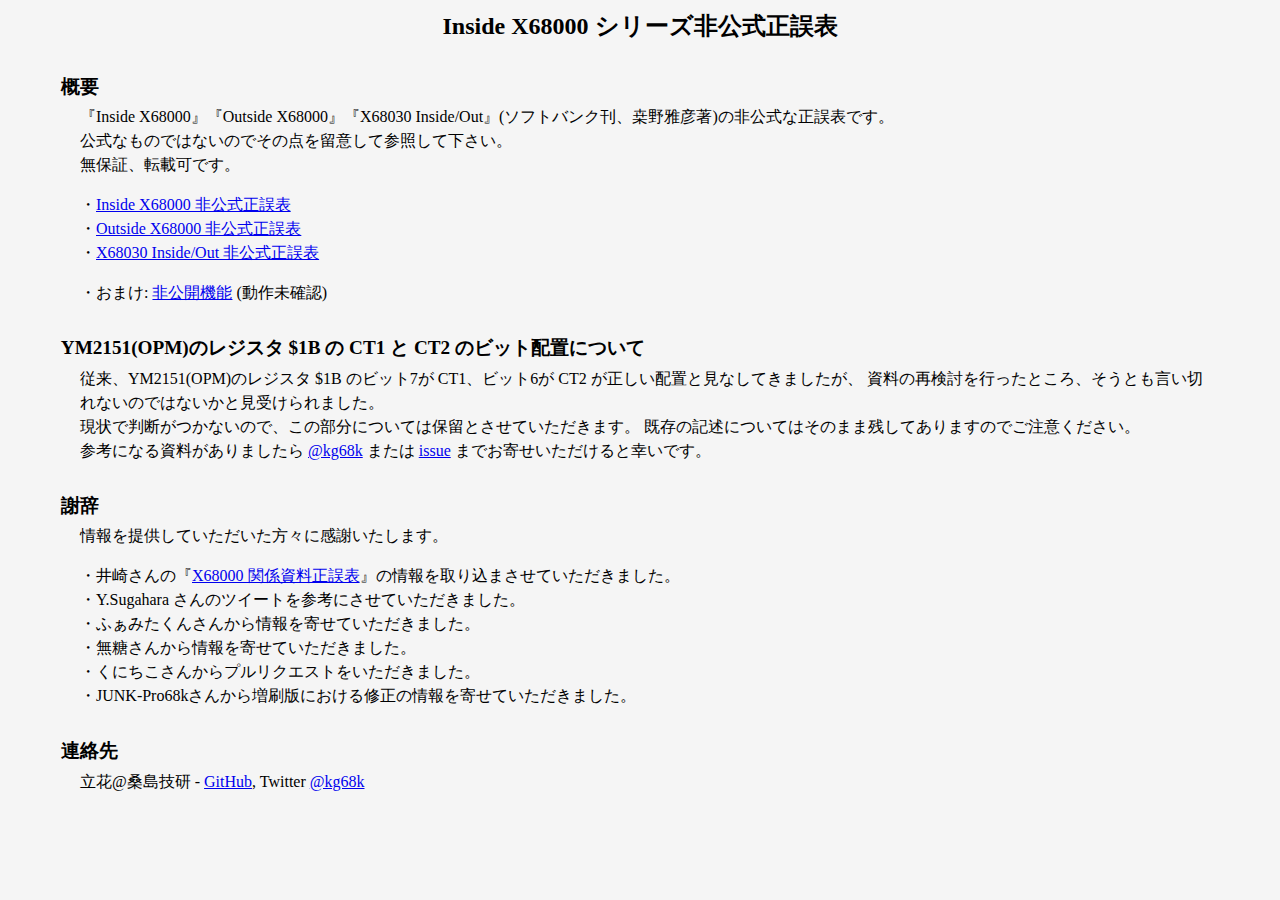
<file: docs/index.html>
<!DOCTYPE html>
<html lang="ja">

<head>
<meta charset="UTF-8">
<title>Inside X68000 シリーズ非公式正誤表</title>
<link rel="stylesheet" href="style.css">
</head>

<body>
<header>
<h1>Inside X68000 シリーズ非公式正誤表</h1>
</header>

<article>
<h2>概要</h2>

<p>『Inside X68000』『Outside X68000』『X68030 Inside/Out』(ソフトバンク刊、桒野雅彦著)の非公式な正誤表です。</p>
<p>公式なものではないのでその点を留意して参照して下さい。</p>
<p>無保証、転載可です。</p>

<ul>
  <li><a href="InsideX68000.html">Inside X68000 非公式正誤表</a></li>
  <li><a href="OutsideX68000.html">Outside X68000 非公式正誤表</a></li>
  <li><a href="X68030InsideOut.html">X68030 Inside/Out 非公式正誤表</a></li>
</ul>

<ul>
  <li>おまけ: <a href="undisclosed.html">非公開機能</a> (動作未確認)</li>
</ul>
</article>

<article>
<h2>YM2151(OPM)のレジスタ $1B の CT1 と CT2 のビット配置について</h2>

<p>従来、YM2151(OPM)のレジスタ $1B のビット7が CT1、ビット6が CT2 が正しい配置と見なしてきましたが、
資料の再検討を行ったところ、そうとも言い切れないのではないかと見受けられました。</p>

<p>現状で判断がつかないので、この部分については保留とさせていただきます。
既存の記述についてはそのまま残してありますのでご注意ください。</p>

<p>参考になる資料がありましたら <a href="https://x.com/kg68k">@kg68k</a> または
<a href="https://github.com/kg68k/InsideX68000-errata/issues/2">issue</a>
までお寄せいただけると幸いです。</p>
</article>

<article>
<h2>謝辞</h2>

<p>情報を提供していただいた方々に感謝いたします。</p>
<ul>
  <li>井崎さんの『<a href="http://www.pastel-flower.jp/~isaki/inside-bug2.php">X68000 関係資料正誤表</a>』の情報を取り込まさせていただきました。</li>
  <li>Y.Sugahara さんのツイートを参考にさせていただきました。</li>
  <li>ふぁみたくんさんから情報を寄せていただきました。</li>
  <li>無糖さんから情報を寄せていただきました。</li>
  <li>くにちこさんからプルリクエストをいただきました。</li>
  <li>JUNK-Pro68kさんから増刷版における修正の情報を寄せていただきました。</li>
</ul>
</article>

<article>
<h2>連絡先</h2>

<p>立花@桑島技研 -
  <a href="https://github.com/kg68k/InsideX68000-errata">GitHub</a>,
  Twitter <a href="https://x.com/kg68k">@kg68k</a></p>
</article>

</body>
</html>
</file>
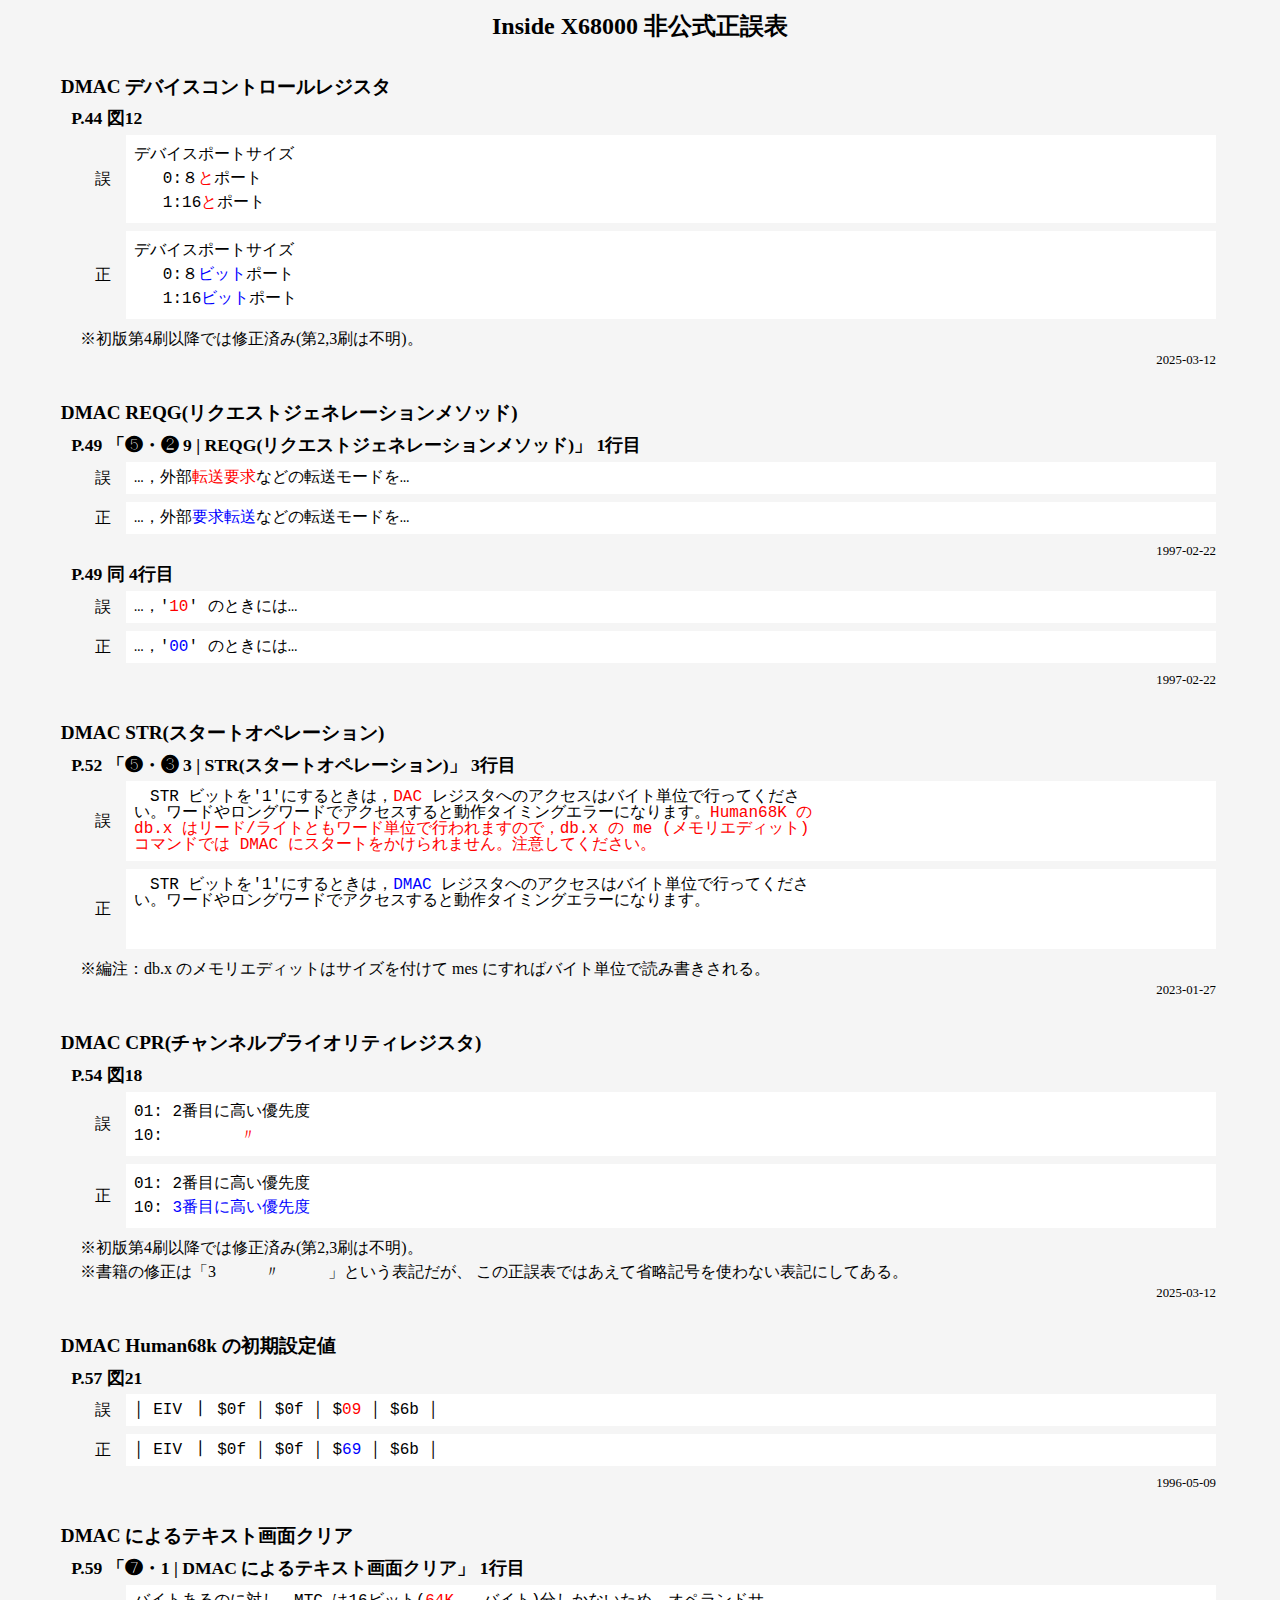
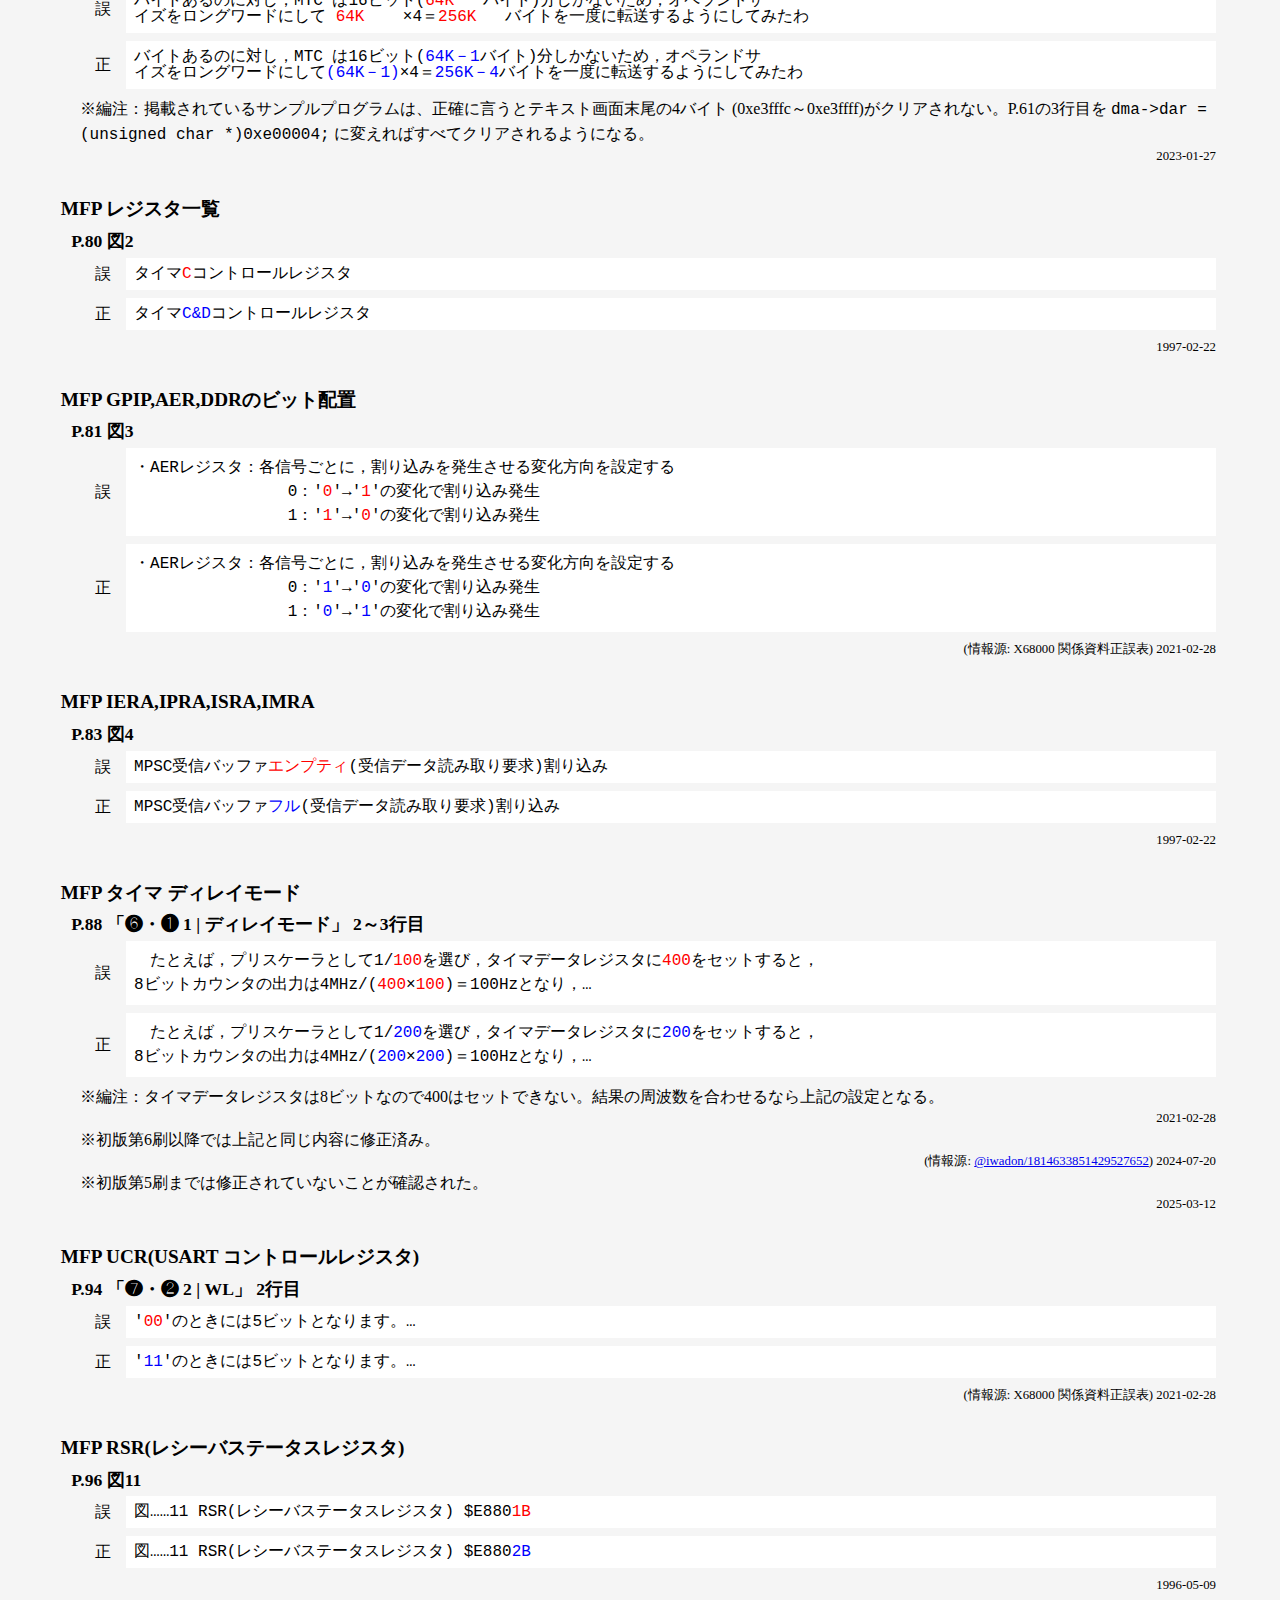
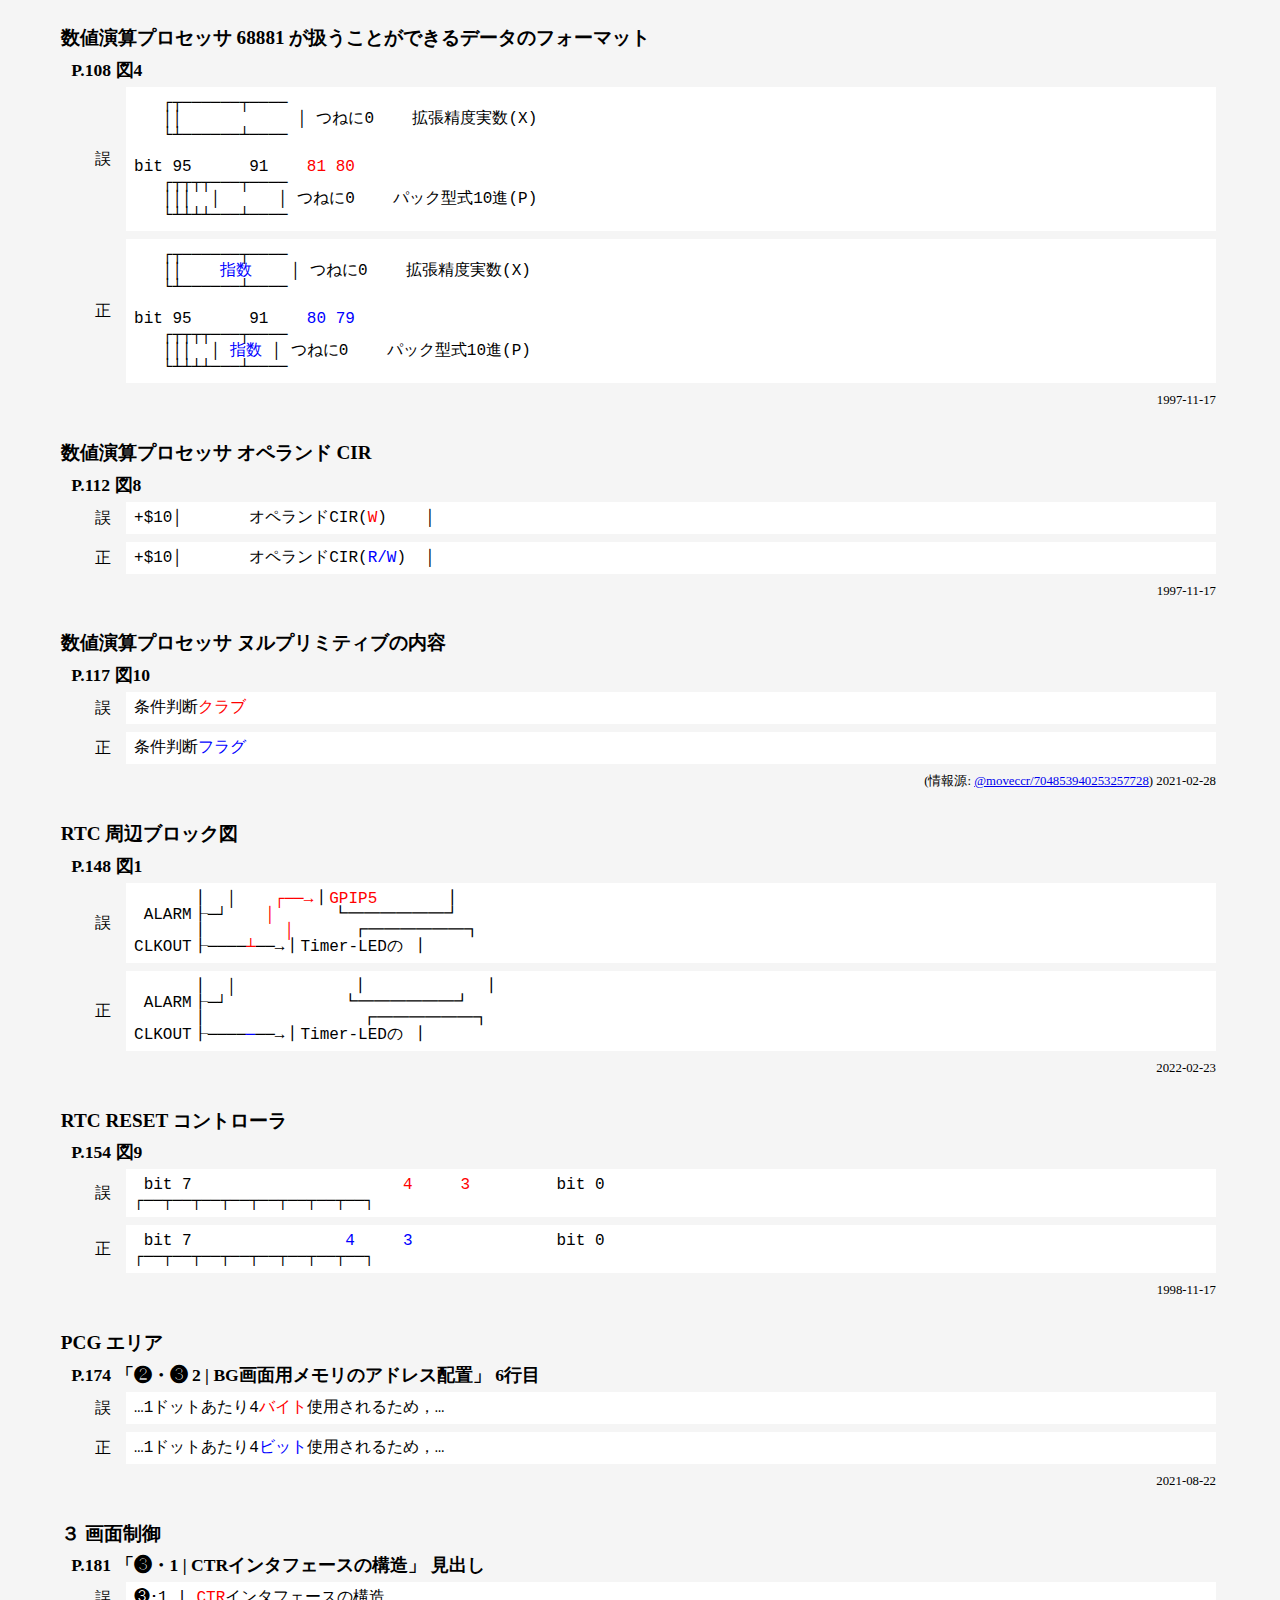
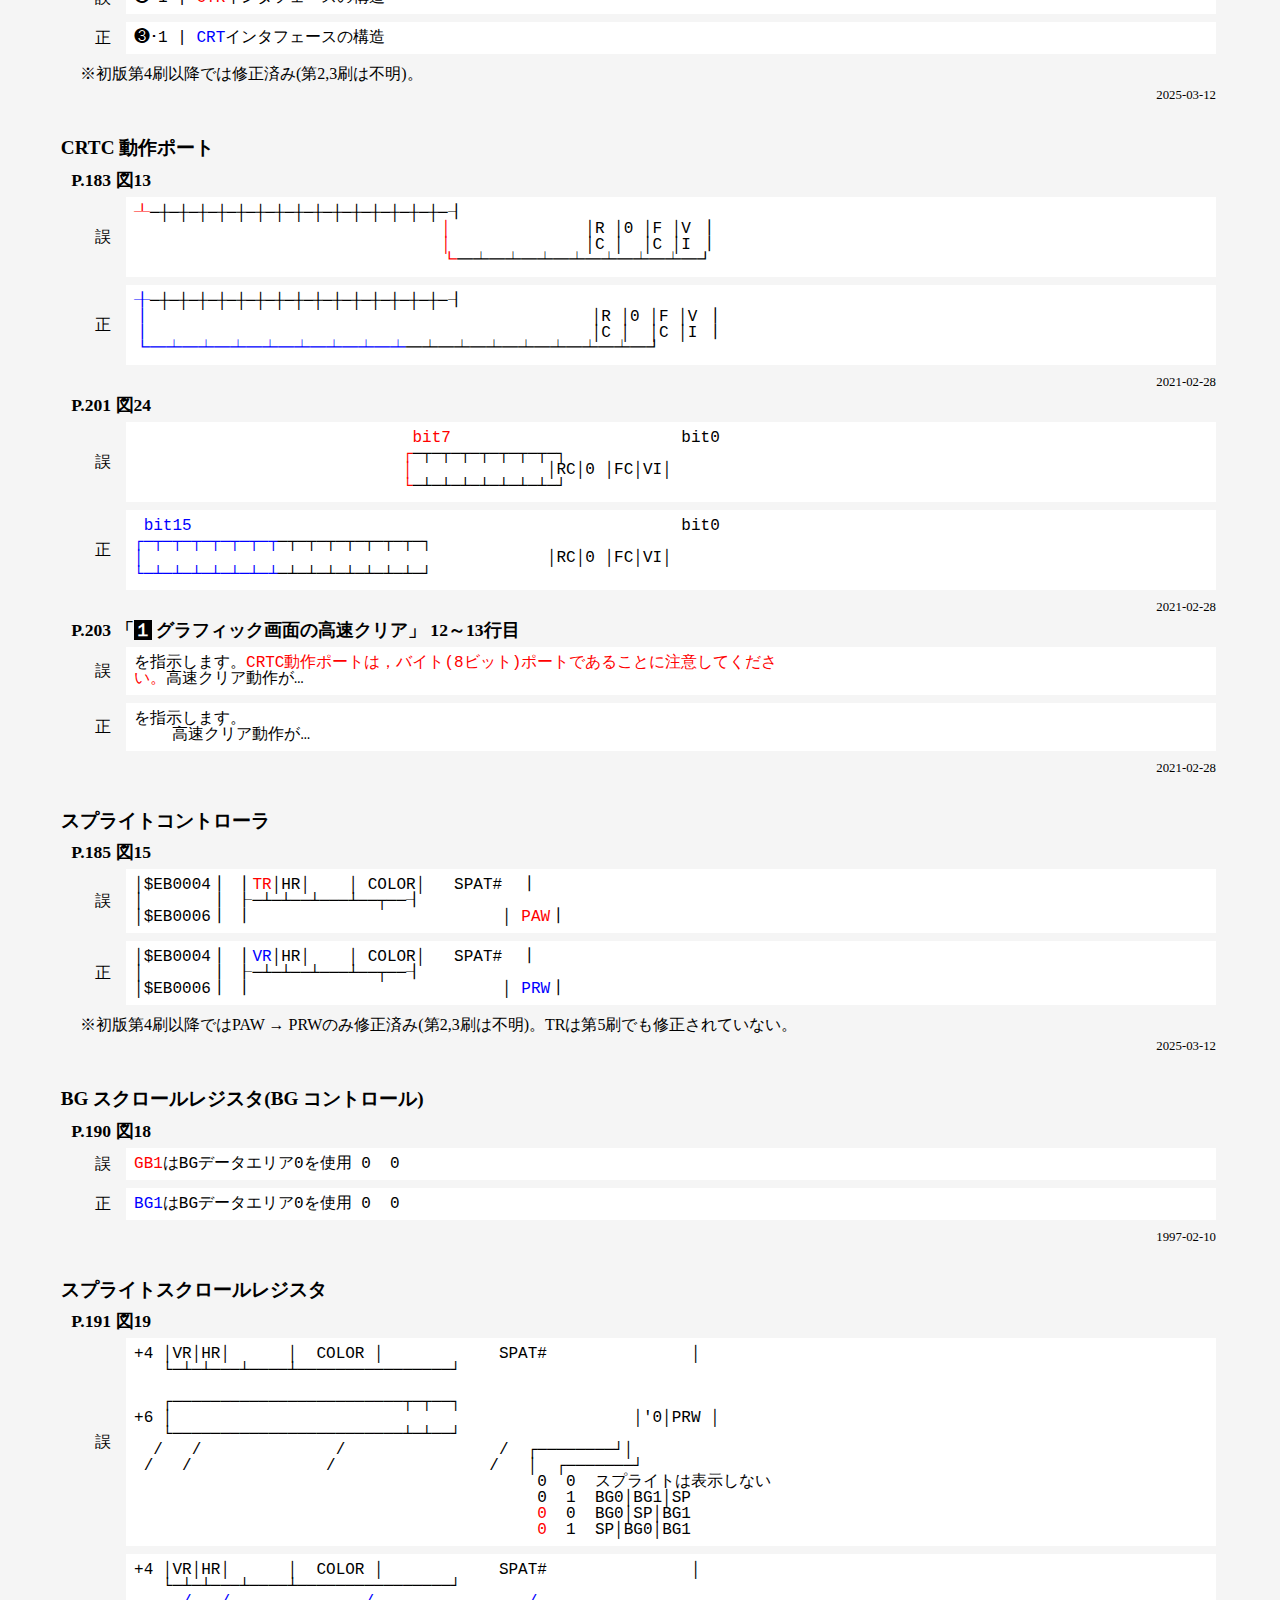
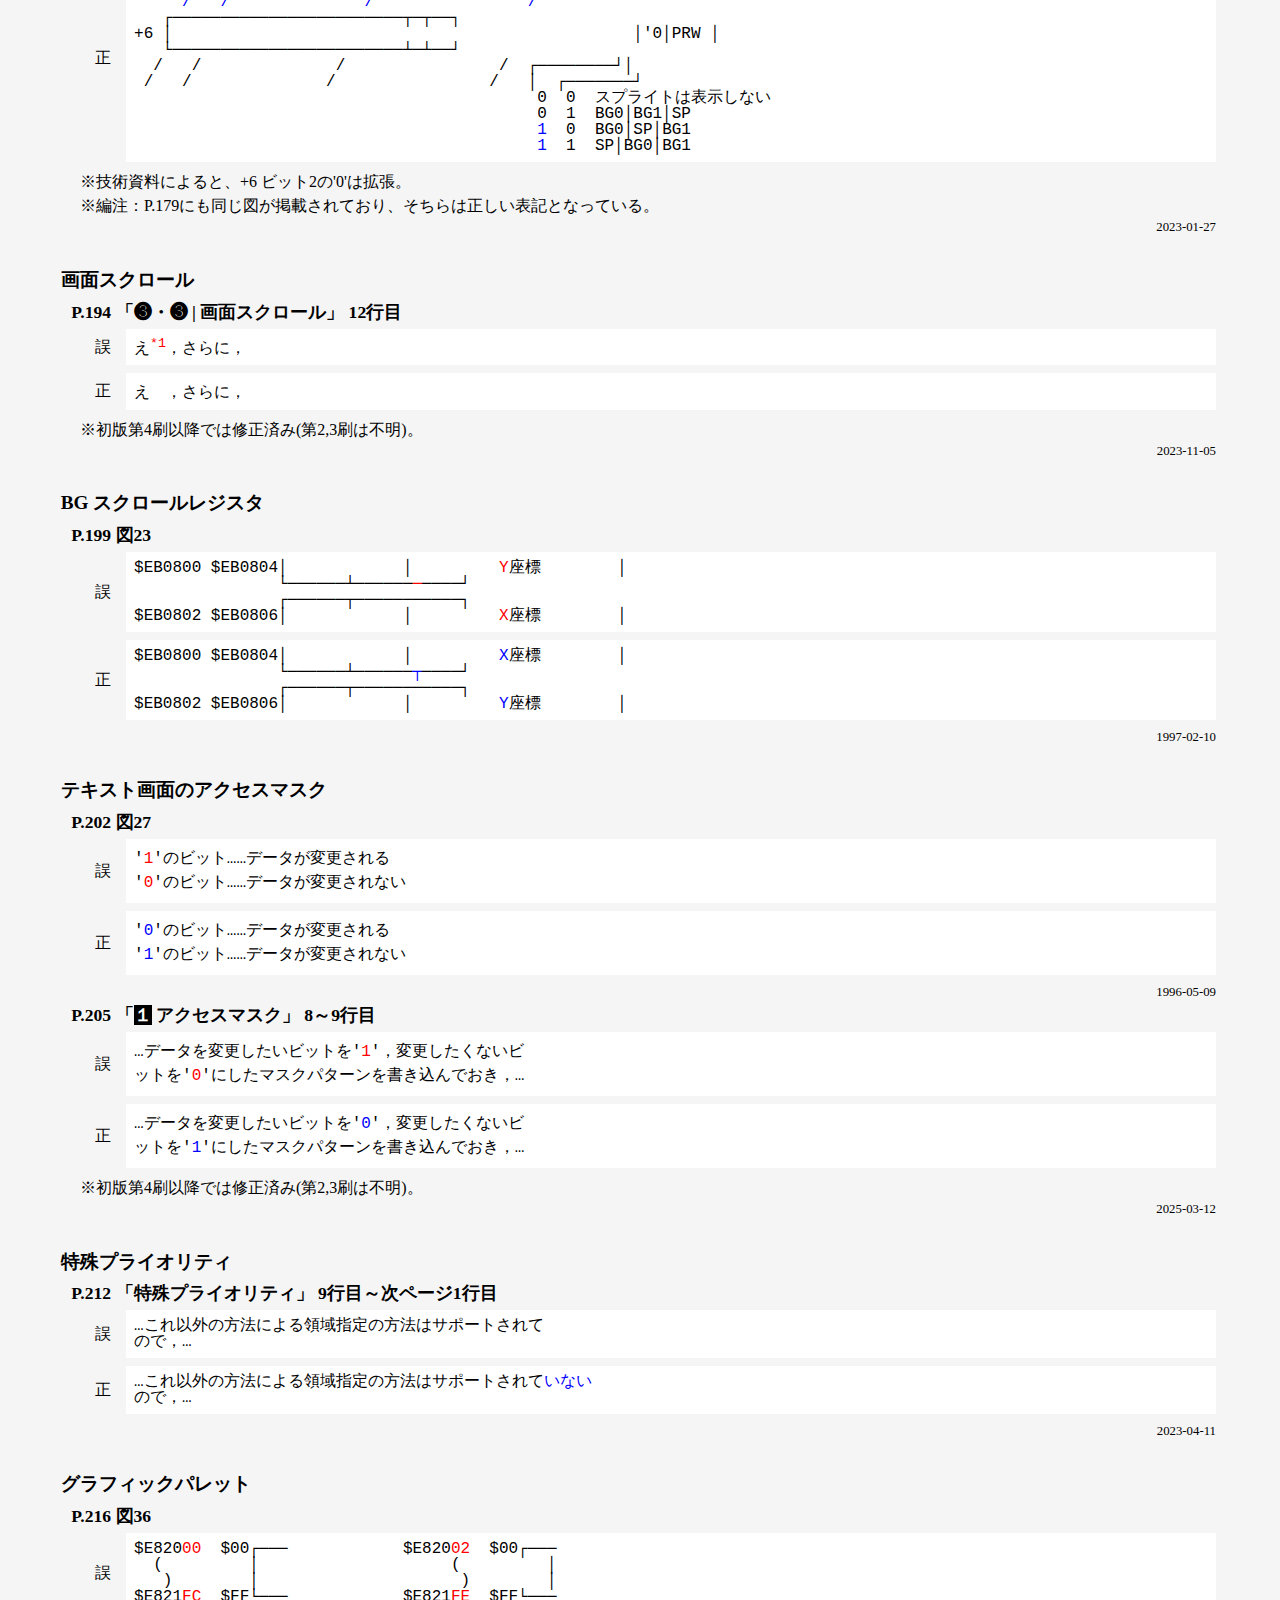
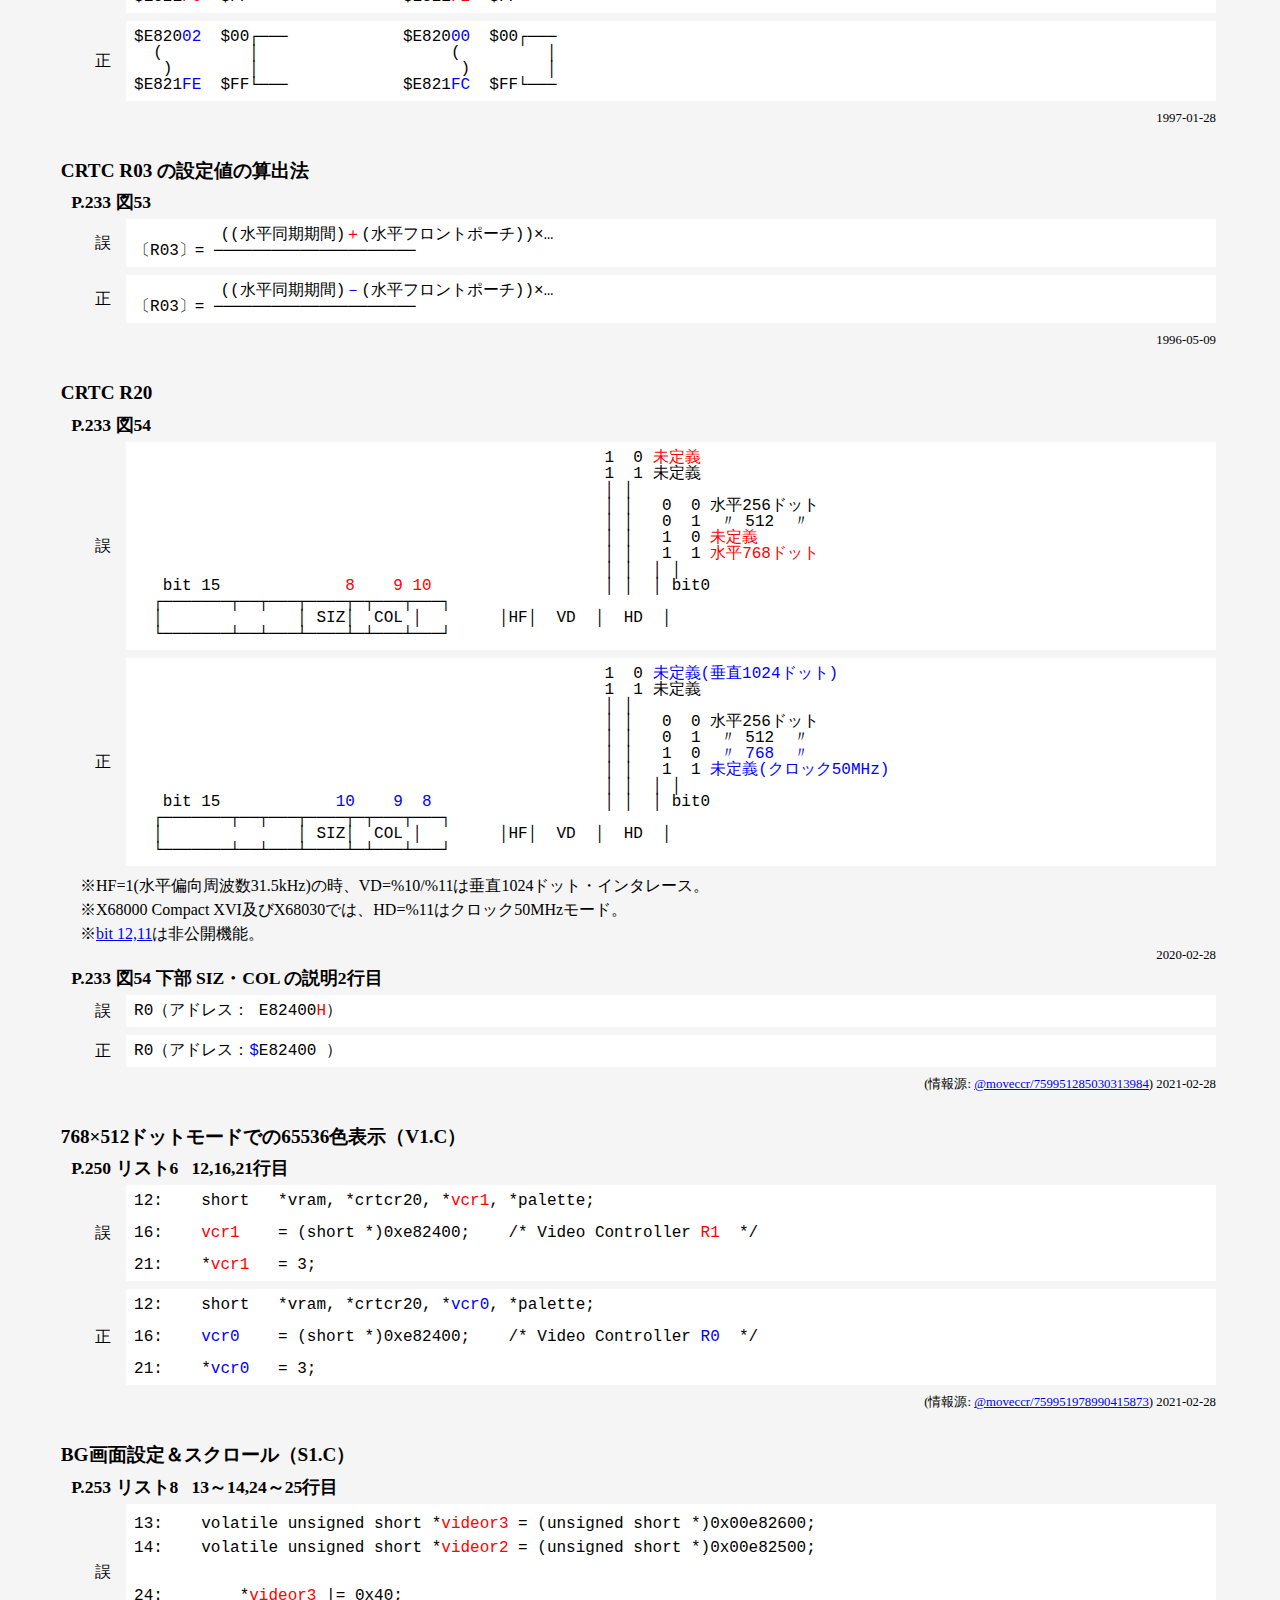
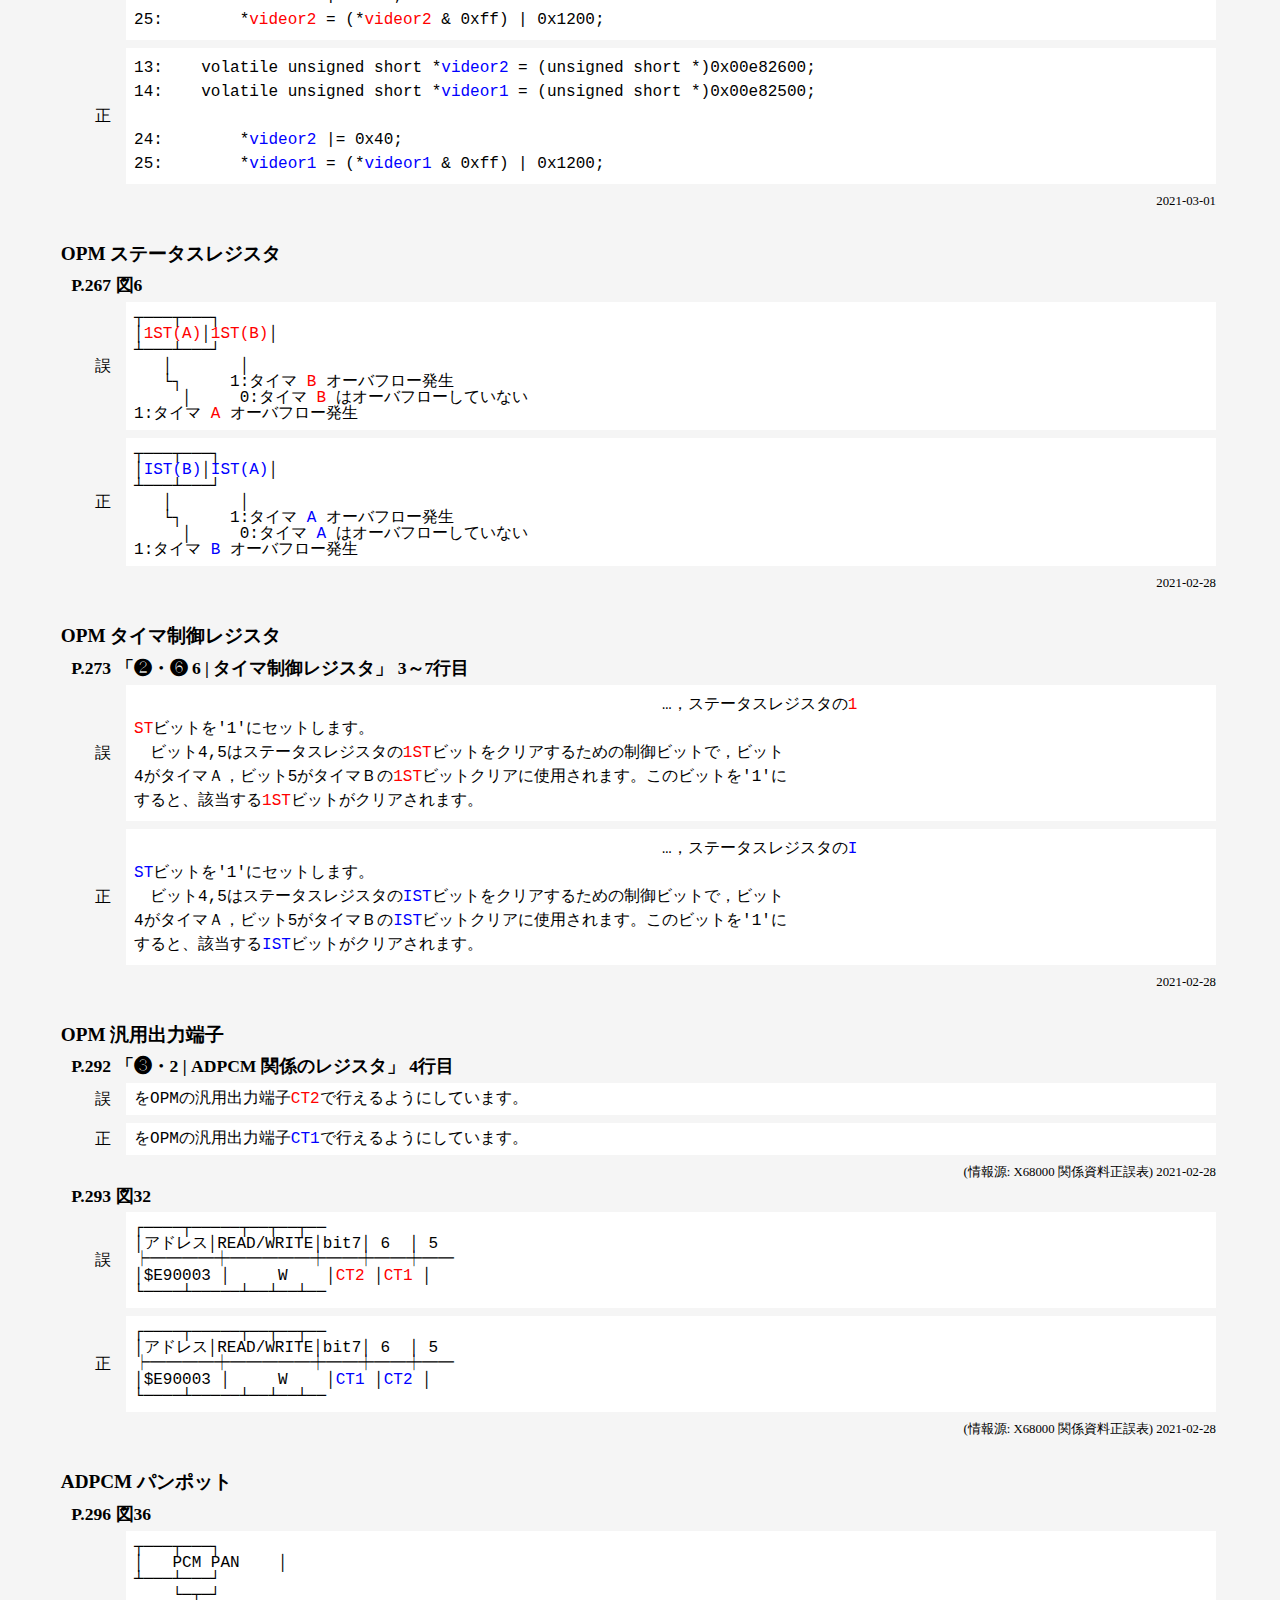
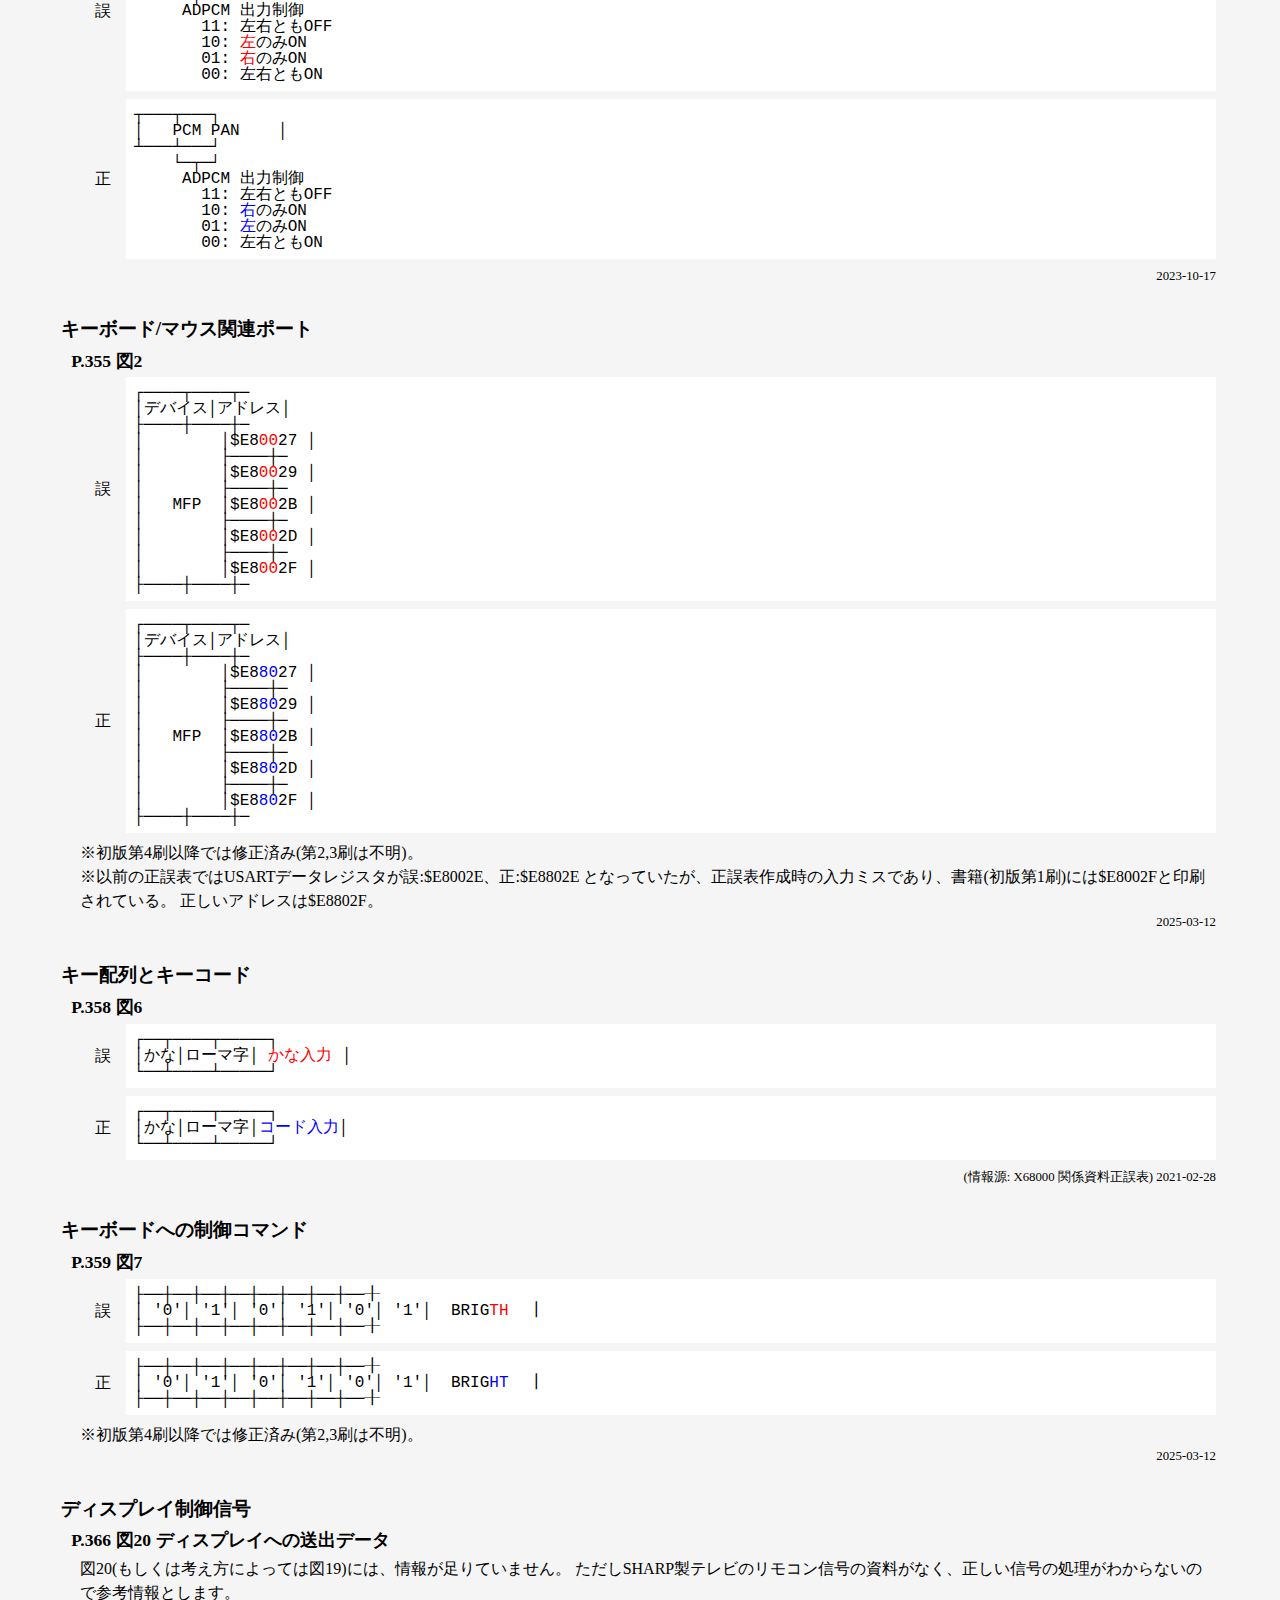
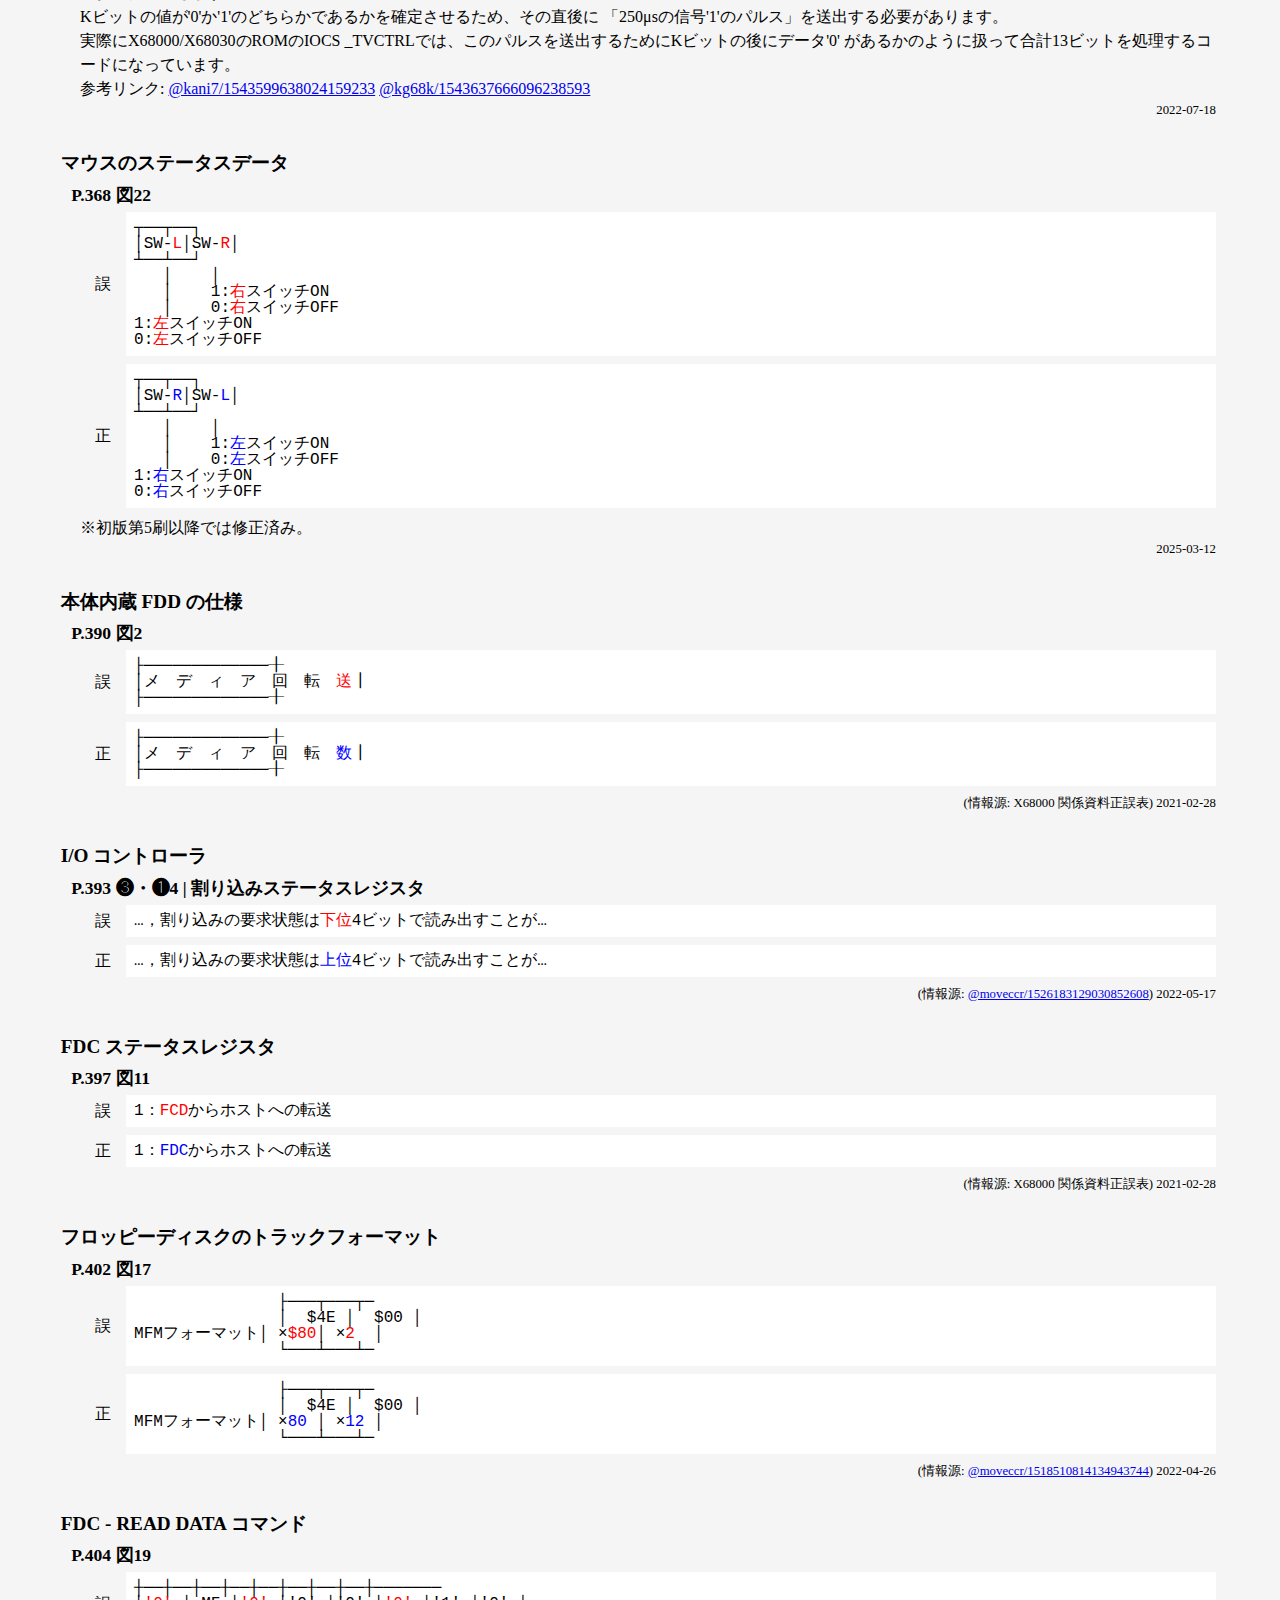
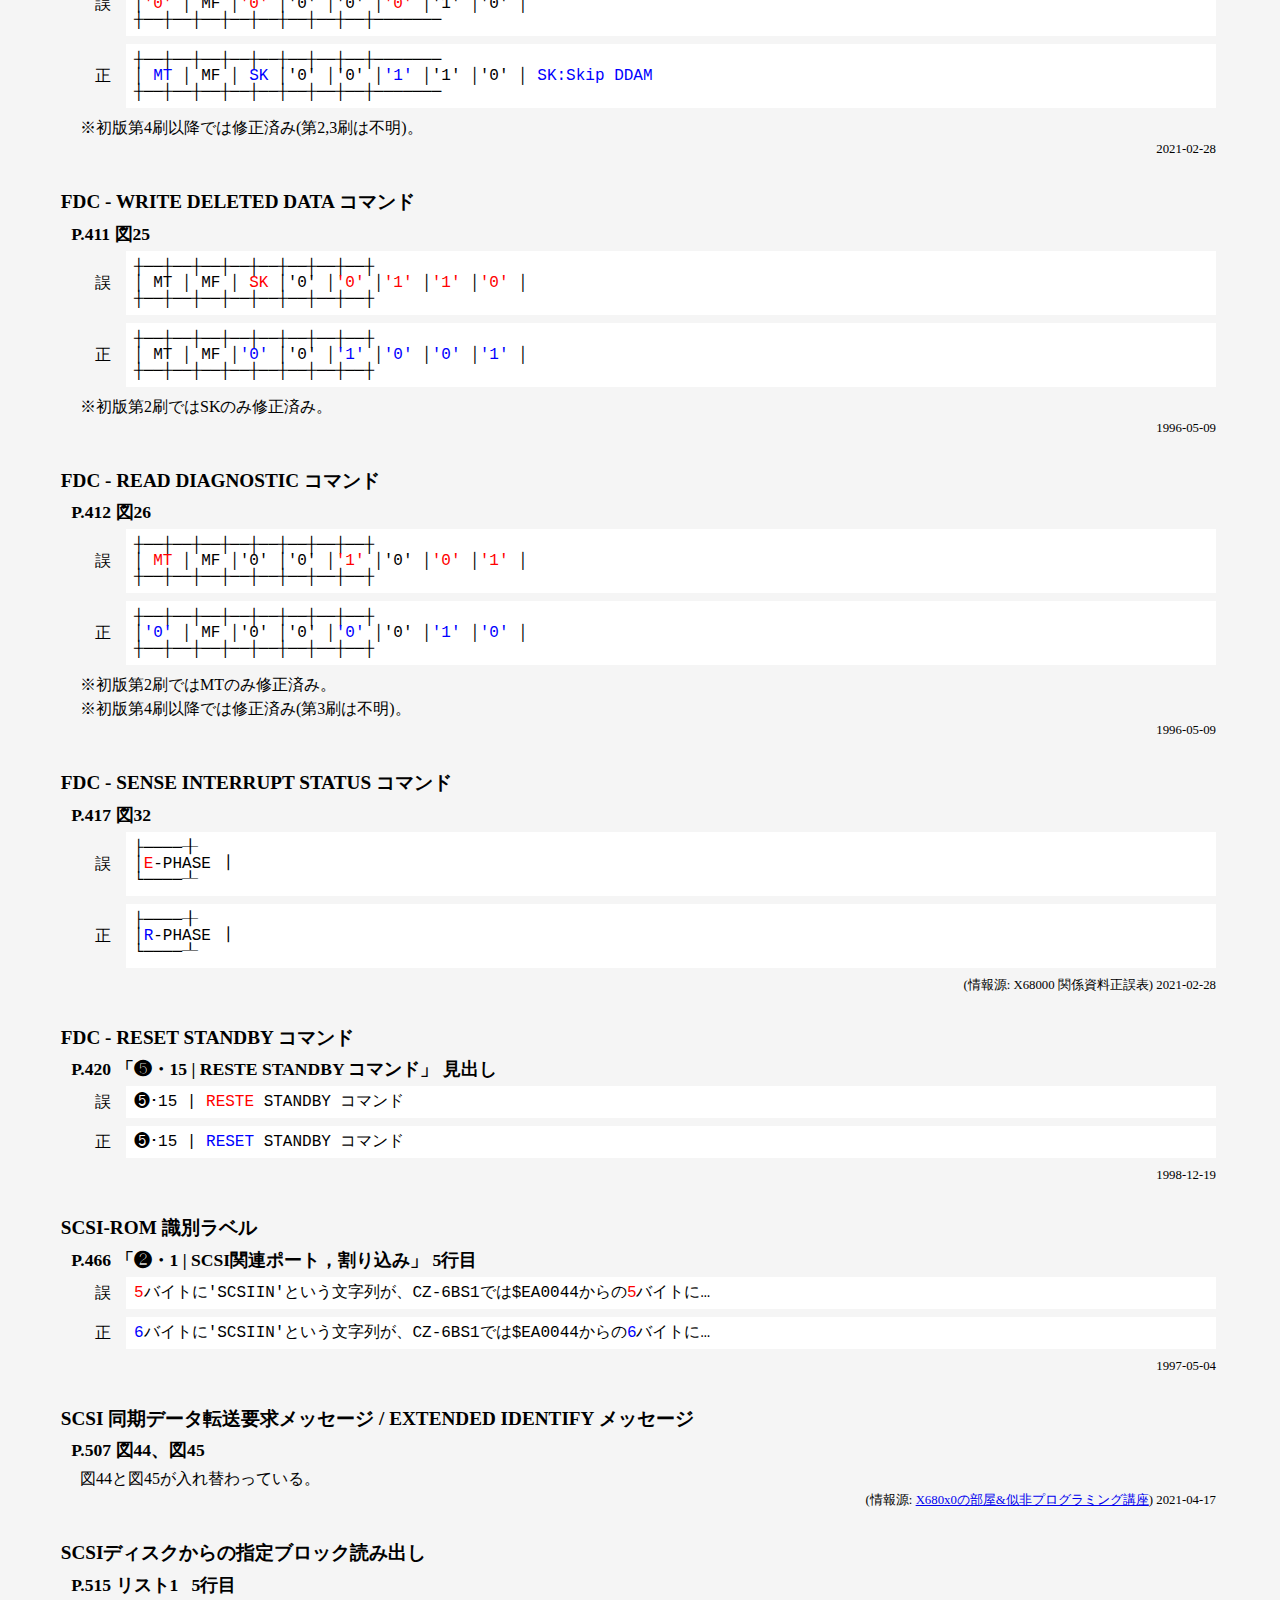
<file: docs/InsideX68000.html>
<!DOCTYPE html>
<html lang="ja">

<head>
<meta charset="UTF-8">
<title>Inside X68000 非公式正誤表</title>
<link rel="stylesheet" href="style.css">
</head>

<body>
<header>
<h1>Inside X68000 非公式正誤表</h1>
</header>


<article>
<h2>DMAC デバイスコントロールレジスタ</h2>

<h3><a id="p44_z12" href="#p44_z12">P.44 図12</a></h3>
<div class="box">
<div class="ng">
<p>誤</p>
<pre class="text-only">
デバイスポートサイズ
   0:８<span>と</span>ポート
   1:16<span>と</span>ポート
</pre>
</div>
<div class="ok">
<p>正</p>
<pre class="text-only">
デバイスポートサイズ
   0:８<span>ビット</span>ポート
   1:16<span>ビット</span>ポート
</pre>
</div>
</div>
<p>※初版第4刷以降では修正済み(第2,3刷は不明)。</p>
<p class="info"><!-- 1997-02-22 -->2025-03-12</p>
</article>


<article>
<h2>DMAC REQG(リクエストジェネレーションメソッド)</h2>

<h3><a id="p49_reqg_l1" href="#p49_reqg_l1">P.49 「❺・❷ 9 | REQG(リクエストジェネレーションメソッド)」 1行目</a></h3>
<div class="box">
<div class="ng">
<p>誤</p>
<pre>
…，外部<span>転送要求</span>などの転送モードを…
</pre>
</div>
<div class="ok">
<p>正</p>
<pre>
…，外部<span>要求転送</span>などの転送モードを…
</pre>
</div>
</div>
<p class="info">1997-02-22</p>

<h3><a id="p49_reqg_l4" href="#p49_reqg_l4">P.49 同 4行目</a></h3>
<div class="box">
<div class="ng">
<p>誤</p>
<pre>
…，'<span>10</span>' のときには…
</pre>
</div>
<div class="ok">
<p>正</p>
<pre>
…，'<span>00</span>' のときには…
</pre>
</div>
</div>
<p class="info">1997-02-22</p>
</article>


<article>
<h2>DMAC STR(スタートオペレーション)</h2>

<h3><a id="p52_str_l3" href="#p52_str_l3">P.52 「❺・❸ 3 | STR(スタートオペレーション)」 3行目</a></h3>
<div class="box">
<div class="ng">
<p>誤</p>
<pre>
　STR ビットを'1'にするときは，<span>DAC</span> レジスタへのアクセスはバイト単位で行ってくださ
い。ワードやロングワードでアクセスすると動作タイミングエラーになります。<span>Human68K の
db.x はリード/ライトともワード単位で行われますので，db.x の me (メモリエディット)
コマンドでは DMAC にスタートをかけられません。注意してください。</span>
</pre>
</div>
<div class="ok">
<p>正</p>
<pre>
　STR ビットを'1'にするときは，<span>DMAC</span> レジスタへのアクセスはバイト単位で行ってくださ
い。ワードやロングワードでアクセスすると動作タイミングエラーになります。<span>           
                                                                                 
                                                                </span>
</pre>
</div>
</div>
<p>※編注：db.x のメモリエディットはサイズを付けて mes にすればバイト単位で読み書きされる。</p>
<p class="info"><!-- 1999-02-18 -->2023-01-27</p>
</article>


<article>
<h2>DMAC CPR(チャンネルプライオリティレジスタ)</h2>

<h3><a id="p54_z18" href="#p54_z18">P.54 図18</a></h3>
<div class="box">
<div class="ng">
<p>誤</p>
<pre class="text-only">
01: 2番目に高い優先度
10: <span>       〃        </span>
</pre>
</div>
<div class="ok">
<p>正</p>
<pre class="text-only">
01: 2番目に高い優先度
10: <span>3番目に高い優先度</span>
</pre>
</div>
</div>
<p>※初版第4刷以降では修正済み(第2,3刷は不明)。</p>
<p>※書籍の修正は「<span>3　　　〃　　　</span>」という表記だが、
この正誤表ではあえて省略記号を使わない表記にしてある。</p>
<p class="info"><!-- 2021-02-28 -->2025-03-12</p>
</article>


<article>
<h2>DMAC Human68k の初期設定値</h2>

<h3><a id="p57_z21" href="#p57_z21">P.57 図21</a></h3>
<div class="box">
<div class="ng">
<p>誤</p>
<pre>
│ EIV ┃ $0f │ $0f │ $<span>09</span> │ $6b │
</pre>
</div>
<div class="ok">
<p>正</p>
<pre>
│ EIV ┃ $0f │ $0f │ $<span>69</span> │ $6b │
</pre>
</div>
</div>
<p class="info">1996-05-09</p>
</article>


<article>
<h2>DMAC によるテキスト画面クリア</h2>

<h3><a id="p59_clear_l1" href="#p59_clear_l1">P.59 「❼・1 | DMAC によるテキスト画面クリア」 1行目</a></h3>
<div class="box">
<div class="ng">
<p>誤</p>
<pre>
バイトあるのに対し，MTC は16ビット(<span>64K   </span>バイト)分しかないため，オペランドサ
イズをロングワードにして<span> 64K    </span>×4＝<span>256K   </span>バイトを一度に転送するようにしてみたわ
</pre>
</div>
<div class="ok">
<p>正</p>
<pre>
バイトあるのに対し，MTC は16ビット(<span>64K－1</span>バイト)分しかないため，オペランドサ
イズをロングワードにして<span>(64K－1)</span>×4＝<span>256K－4</span>バイトを一度に転送するようにしてみたわ
</pre>
</div>
</div>
<p>※編注：掲載されているサンプルプログラムは、正確に言うとテキスト画面末尾の4バイト
(0xe3fffc～0xe3ffff)がクリアされない。P.61の3行目を
<code>dma->dar = (unsigned char *)0xe00004;</code>
に変えればすべてクリアされるようになる。</p>
<p class="info">2023-01-27</p>
</article>


<article>
<h2>MFP レジスタ一覧</h2>

<h3><a id="p80_z2" href="#p80_z2">P.80 図2</a></h3>
<div class="box">
<div class="ng">
<p>誤</p>
<pre>
タイマ<span>C</span>コントロールレジスタ
</pre>
</div>
<div class="ok">
<p>正</p>
<pre>
タイマ<span>C&amp;D</span>コントロールレジスタ
</pre>
</div>
</div>
<p class="info">1997-02-22</p>
</article>


<article>
<h2>MFP GPIP,AER,DDRのビット配置</h2>

<h3><a id="p81_z2" href="#p81_z2">P.81 図3</a></h3>
<div class="box">
<div class="ng">
<p>誤</p>
<pre class="text-only">
・AERレジスタ：各信号ごとに，割り込みを発生させる変化方向を設定する
                0：'<span>0</span>'→'<span>1</span>'の変化で割り込み発生
                1：'<span>1</span>'→'<span>0</span>'の変化で割り込み発生
</pre>
</div>
<div class="ok">
<p>正</p>
<pre class="text-only">
・AERレジスタ：各信号ごとに，割り込みを発生させる変化方向を設定する
                0：'<span>1</span>'→'<span>0</span>'の変化で割り込み発生
                1：'<span>0</span>'→'<span>1</span>'の変化で割り込み発生
</pre>
</div>
</div>
<p class="info">(情報源: X68000 関係資料正誤表) 2021-02-28</p>
</article>


<article>
<h2>MFP IERA,IPRA,ISRA,IMRA</h2>

<h3><a id="p83_z4" href="#p83_z4">P.83 図4</a></h3>
<div class="box">
<div class="ng">
<p>誤</p>
<pre>
MPSC受信バッファ<span>エンプティ</span>(受信データ読み取り要求)割り込み
</pre>
</div>
<div class="ok">
<p>正</p>
<pre>
MPSC受信バッファ<span>フル</span>(受信データ読み取り要求)割り込み
</pre>
</div>
</div>
<p class="info">1997-02-22</p>
</article>


<article>
<h2>MFP タイマ ディレイモード</h2>

<h3><a id="p88_delay_l2" href="#p88_delay_l2">P.88 「❻・❶ 1 | ディレイモード」 2～3行目</a></h3>
<div class="box">
<div class="ng">
<p>誤</p>
<pre class="text-only">
　たとえば，プリスケーラとして1/<span>100</span>を選び，タイマデータレジスタに<span>400</span>をセットすると，
8ビットカウンタの出力は4MHz/(<span>400</span>×<span>100</span>)＝100Hzとなり，…
</pre>
</div>
<div class="ok">
<p>正</p>
<pre class="text-only">
　たとえば，プリスケーラとして1/<span>200</span>を選び，タイマデータレジスタに<span>200</span>をセットすると，
8ビットカウンタの出力は4MHz/(<span>200</span>×<span>200</span>)＝100Hzとなり，…
</pre>
</div>
</div>
<p>※編注：タイマデータレジスタは8ビットなので400はセットできない。結果の周波数を合わせるなら上記の設定となる。</p>
<p class="info">2021-02-28</p>
<p>※初版第6刷以降では上記と同じ内容に修正済み。</p>
<p class="info">(情報源: <a href="https://x.com/iwadon/status/1814633851429527652">@iwadon/1814633851429527652</a>) 2024-07-20</p>
<p>※初版第5刷までは修正されていないことが確認された。</p>
<p class="info">2025-03-12</p>
</article>


<article>
<h2>MFP UCR(USART コントロールレジスタ)</h2>

<h3><a id="p94_ucrwl_l2" href="#p94_ucrwl_l2">P.94 「❼・❷ 2 | WL」 2行目</a></h3>
<div class="box">
<div class="ng">
<p>誤</p>
<pre>
'<span>00</span>'のときには5ビットとなります。…
</pre>
</div>
<div class="ok">
<p>正</p>
<pre>
'<span>11</span>'のときには5ビットとなります。…
</pre>
</div>
</div>
<p class="info">(情報源: X68000 関係資料正誤表) 2021-02-28</p>
</article>


<article>
<h2>MFP RSR(レシーバステータスレジスタ)</h2>

<h3><a id="p96_z11" href="#p96_z11">P.96 図11</a></h3>
<div class="box">
<div class="ng">
<p>誤</p>
<pre>
図……11 RSR(レシーバステータスレジスタ) $E880<span>1B</span>
</pre>
</div>
<div class="ok">
<p>正</p>
<pre>
図……11 RSR(レシーバステータスレジスタ) $E880<span>2B</span>
</pre>
</div>
</div>
<p class="info">1996-05-09</p>
</article>


<article>
<h2>数値演算プロセッサ 68881 が扱うことができるデータのフォーマット</h2>

<h3><a id="p108_z4" href="#p108_z4">P.108 図4</a></h3>
<div class="box">
<div class="ng">
<p>誤</p>
<pre>
   ┌┬──────┬────
   ││    <span>    </span>    │ つねに0    拡張精度実数(X)
   └┴──────┴────

bit 95      91    <span>81 80</span>
   ┌┬┬┬┬───┬────
   │││  │ <span>    </span> │ つねに0    パック型式10進(P)
   └┴┴┴┴───┴────
</pre>
</div>
<div class="ok">
<p>正</p>
<pre>
   ┌┬──────┬────
   ││    <span>指数</span>    │ つねに0    拡張精度実数(X)
   └┴──────┴────

bit 95      91    <span>80 79</span>
   ┌┬┬┬┬───┬────
   │││  │ <span>指数</span> │ つねに0    パック型式10進(P)
   └┴┴┴┴───┴────
</pre>
</div>
</div>
<p class="info">1997-11-17</p>
</article>


<article>
<h2>数値演算プロセッサ オペランド CIR</h2>

<h3><a id="p112_z8" href="#p112_z8">P.112 図8</a></h3>
<div class="box">
<div class="ng">
<p>誤</p>
<pre>
+$10│       オペランドCIR(<span>W</span>)    │
</pre>
</div>
<div class="ok">
<p>正</p>
<pre>
+$10│       オペランドCIR(<span>R/W</span>)  │
</pre>
</div>
</div>
<p class="info">1997-11-17</p>
</article>


<article>
<h2>数値演算プロセッサ ヌルプリミティブの内容</h2>

<h3><a id="p117_z10" href="#p117_z10">P.117 図10</a></h3>
<div class="box">
<div class="ng">
<p>誤</p>
<pre>
条件判断<span>クラブ</span>
</pre>
</div>
<div class="ok">
<p>正</p>
<pre>
条件判断<span>フラグ</span>
</pre>
</div>
</div>
<p class="info">(情報源: <a href="https://x.com/moveccr/status/704853940253257728">@moveccr/704853940253257728</a>) 2021-02-28</p>
</article>


<article>
<h2>RTC 周辺ブロック図</h2>

<h3><a id="p148_z1" href="#p148_z1">P.148 図1</a></h3>
<div class="box">
<div class="ng">
<p>誤</p>
<pre>
      ┃  │    <span>┌──→</span>┃<span>GPIP5</span>       ┃
 ALARM┠─┘    <span>│</span>      ┗━━━━━━┛
      ┃        <span>│</span>      ┏━━━━━━┓
CLKOUT┠────<span>┴</span>──→┃Timer-LEDの ┃
</pre>
</div>
<div class="ok">
<p>正</p>
<pre>
      ┃  │    <span>        </span>┃<span>     </span>       ┃
 ALARM┠─┘    <span>  </span>      ┗━━━━━━┛
      ┃        <span>  </span>      ┏━━━━━━┓
CLKOUT┠────<span>─</span>──→┃Timer-LEDの ┃
</pre>
</div>
</div>
<p class="info">2022-02-23</p>
</article>


<article>
<h2>RTC RESET コントローラ</h2>

<h3><a id="p154_z9" href="#p154_z9">P.154 図9</a></h3>
<div class="box">
<div class="ng">
<p>誤</p>
<pre>
 bit 7                <span>      4     3</span>         bit 0
┌──┬──┬──┬──┬──┬──┬──┬──┐
</pre>
</div>
<div class="ok">
<p>正</p>
<pre>
 bit 7                <span>4     3      </span>         bit 0
┌──┬──┬──┬──┬──┬──┬──┬──┐
</pre>
</div>
</div>
<p class="info">1998-11-17</p>
</article>


<article>
<h2>PCG エリア</h2>

<h3><a id="p174_bg_l6" href="#p174_bg_l6">P.174 「❷・❸ 2 | BG画面用メモリのアドレス配置」 6行目</a></h3>
<div class="box">
<div class="ng">
<p>誤</p>
<pre>
…1ドットあたり4<span>バイト</span>使用されるため，…
</pre>
</div>
<div class="ok">
<p>正</p>
<pre>
…1ドットあたり4<span>ビット</span>使用されるため，…
</pre>
</div>
</div>
<p class="info">2021-08-22</p>
</article>


<article>
<h2>３  画面制御</h2>

<h3><a id="p181_crt" href="#p181_crt">P.181 「❸・1 | CTRインタフェースの構造」 見出し</a></h3>
<div class="box">
<div class="ng">
<p>誤</p>
<pre>
❸・1 | <span>CTR</span>インタフェースの構造
</pre>
</div>
<div class="ok">
<p>正</p>
<pre>
❸・1 | <span>CRT</span>インタフェースの構造
</pre>
</div>
</div>
<p>※初版第4刷以降では修正済み(第2,3刷は不明)。</p>
<p class="info"><!-- 1998-12-19 -->2025-03-12</p>
</article>


<article>
<h2>CRTC 動作ポート</h2>

<h3><a id="p183_z13" href="#p183_z13">P.183 図13</a></h3>
<div class="box">
<div class="ng">
<p>誤</p>
<pre>
<span>┸</span>─┼─┼─┼─┼─┼─┼─┼─┼─┼─┼─┼─┼─┼─┼─┼─┨
<span>  </span>                              <span>│</span>              │R │0 │F │V ┃
<span>  </span>                              <span>│</span>              │C │  │C │I ┃
<span>                                ┗</span>━┷━┷━┷━┷━┷━┷━┷━┛
</pre>
</div>
<div class="ok">
<p>正</p>
<pre>
<span>╂</span>─┼─┼─┼─┼─┼─┼─┼─┼─┼─┼─┼─┼─┼─┼─┼─┨
<span>┃</span>                              <span>  </span>              │R │0 │F │V ┃
<span>┃</span>                              <span>  </span>              │C │  │C │I ┃
<span>┗━┷━┷━┷━┷━┷━┷━┷━┷</span>━┷━┷━┷━┷━┷━┷━┷━┛
</pre>
</div>
</div>
<p class="info">2021-02-28</p>

<h3><a id="p201_z24" href="#p201_z24">P.201 図24</a></h3>
<div class="box">
<div class="ng">
<p>誤</p>
<pre>
<span>                             bit7</span>                        bit0
<span>                            ┌</span>─┬─┬─┬─┬─┬─┬─┬─┐
<span>                            │</span>              │RC│0 │FC│VI│
<span>                            └</span>─┴─┴─┴─┴─┴─┴─┴─┘
</pre>
</div>
<div class="ok">
<p>正</p>
<pre>
<span> bit15                           </span>                        bit0
<span>┌─┬─┬─┬─┬─┬─┬─┬</span>─┬─┬─┬─┬─┬─┬─┬─┐
<span>│                            </span>              │RC│0 │FC│VI│
<span>└─┴─┴─┴─┴─┴─┴─┴</span>─┴─┴─┴─┴─┴─┴─┴─┘
</pre>
</div>
</div>
<p class="info">2021-02-28</p>

<h3><a id="p203_fc_l12" href="#p203_fc_l12">P.203 「<span class="inverse">１</span> グラフィック画面の高速クリア」 12～13行目</a></h3>
<div class="box">
<div class="ng">
<p>誤</p>
<pre>
を指示します。<span>CRTC動作ポートは，バイト(8ビット)ポートであることに注意してくださ
い。</span>高速クリア動作が…
</pre>
</div>
<div class="ok">
<p>正</p>
<pre>
を指示します。<span>                                                                 
    </span>高速クリア動作が…
</pre>
</div>
</div>
<p class="info">2021-02-28</p>
</article>


<article>
<h2>スプライトコントローラ</h2>

<h3><a id="p185_z15" href="#p185_z15">P.185 図15</a></h3>
<div class="box">
<div class="ng">
<p>誤</p>
<pre>
│$EB0004┃ ┃<span>TR</span>│HR│    │ COLOR│   SPAT#  ┃
│       ┃ ┠─┴─┴──┴───┴──┬──┨
│$EB0006┃ ┃                          │ <span>PAW</span>┃
</pre>
</div>
<div class="ok">
<p>正</p>
<pre>
│$EB0004┃ ┃<span>VR</span>│HR│    │ COLOR│   SPAT#  ┃
│       ┃ ┠─┴─┴──┴───┴──┬──┨
│$EB0006┃ ┃                          │ <span>PRW</span>┃
</pre>
</div>
</div>
<p>※初版第4刷以降ではPAW → PRWのみ修正済み(第2,3刷は不明)。TRは第5刷でも修正されていない。</p>
<p class="info"><!-- 1997-05-19 -->2025-03-12</p>
</article>


<article>
<h2>BG スクロールレジスタ(BG コントロール)</h2>

<h3><a id="p190_z18" href="#p190_z18">P.190 図18</a></h3>
<div class="box">
<div class="ng">
<p>誤</p>
<pre>
<span>GB1</span>はBGデータエリア0を使用 0  0
</pre>
</div>
<div class="ok">
<p>正</p>
<pre>
<span>BG1</span>はBGデータエリア0を使用 0  0
</pre>
</div>
</div>
<p class="info">1997-02-10</p>
</article>


<article>
<h2>スプライトスクロールレジスタ</h2>

<h3><a id="p191_z19" href="#p191_z19">P.191 図19</a></h3>
<div class="box">
<div class="ng">
<p>誤</p>
<pre>
+4 │VR│HR│      │  COLOR │            SPAT#               │
   └─┴─┴───┴────┴────────────────┘
     <span>                                     </span>
   ┌────────────────────────┬─┬──┐
+6 │                                                │'0│PRW │
   └────────────────────────┴─┴──┘
  /   /              /                /  ┌────────┘│
 /   /              /                /   │  ┌───────┘
                                          0  0  スプライトは表示しない
                                          0  1  BG0│BG1│SP
                                          <span>0</span>  0  BG0│SP│BG1
                                          <span>0</span>  1  SP│BG0│BG1
</pre>
</div>
<div class="ok">
<p>正</p>
<pre>
+4 │VR│HR│      │  COLOR │            SPAT#               │
   └─┴─┴───┴────┴────────────────┘
     <span>/   /              /                /</span>
   ┌────────────────────────┬─┬──┐
+6 │                                                │'0│PRW │
   └────────────────────────┴─┴──┘
  /   /              /                /  ┌────────┘│
 /   /              /                /   │  ┌───────┘
                                          0  0  スプライトは表示しない
                                          0  1  BG0│BG1│SP
                                          <span>1</span>  0  BG0│SP│BG1
                                          <span>1</span>  1  SP│BG0│BG1
</pre>
</div>
</div>
<p>※技術資料によると、+6 ビット2の'0'は拡張。</p>
<p>※編注：P.179にも同じ図が掲載されており、そちらは正しい表記となっている。</p>
<p class="info"><!-- 1997-02-10  -->2023-01-27</p>
</article>


<article>
<h2>画面スクロール</h2>

<h3><a id="p194_scr_l12" href="#p194_scr_l12">P.194 「❸・❸ | 画面スクロール」 12行目</a></h3>
<div class="box">
<div class="ng">
<p>誤</p>
<pre>
え<span><sup>*1</sup></span>，さらに，
</pre>
</div>
<div class="ok">
<p>正</p>
<pre>
え<span><sup>  </sup></span>，さらに，
</pre>
</div>
</div>

<p>※初版第4刷以降では修正済み(第2,3刷は不明)。</p>
<p class="info">2023-11-05</p>
</article>


<article>
<h2>BG スクロールレジスタ</h2>

<h3><a id="p199_z23" href="#p199_z23">P.199 図23</a></h3>
<div class="box">
<div class="ng">
<p>誤</p>
<pre>
$EB0800 $EB0804│            │         <span>Y</span>座標        │
               └──────┴──────<span>─</span>────┘
               ┌──────┬───────────┐
$EB0802 $EB0806│            │         <span>X</span>座標        │
</pre>
</div>
<div class="ok">
<p>正</p>
<pre>
$EB0800 $EB0804│            │         <span>X</span>座標        │
               └──────┴──────<span>┬</span>────┘
               ┌──────┬───────────┐
$EB0802 $EB0806│            │         <span>Y</span>座標        │
</pre>
</div>
</div>
<p class="info">1997-02-10</p>
</article>


<article>
<h2>テキスト画面のアクセスマスク</h2>

<h3><a id="p202_z27" href="#p202_z27">P.202  図27</a></h3>
<div class="box">
<div class="ng">
<p>誤</p>
<pre class="text-only">
'<span>1</span>'のビット……データが変更される
'<span>0</span>'のビット……データが変更されない
</pre>
</div>
<div class="ok">
<p>正</p>
<pre class="text-only">
'<span>0</span>'のビット……データが変更される
'<span>1</span>'のビット……データが変更されない
</pre>
</div>
<p class="info">1996-05-09</p>
</div>

<h3><a id="p205_am_l8" href="#p205_am_l8">P.205 「<span class="inverse">１</span> アクセスマスク」 8～9行目</a></h3>
<div class="box">
<div class="ng">
<p>誤</p>
<pre class="text-only">
…データを変更したいビットを'<span>1</span>'，変更したくないビ
ットを'<span>0</span>'にしたマスクパターンを書き込んでおき，…
</pre>
</div>
<div class="ok">
<p>正</p>
<pre class="text-only">
…データを変更したいビットを'<span>0</span>'，変更したくないビ
ットを'<span>1</span>'にしたマスクパターンを書き込んでおき，…
</pre>
</div>
</div>
<p>※初版第4刷以降では修正済み(第2,3刷は不明)。</p>
<p class="info"><!-- 1996-05-09 -->2025-03-12</p>
</article>


<article>
<h2>特殊プライオリティ</h2>

<h3><a id="p212_pri_l9" href="#p212_pri_l9">P.212 「特殊プライオリティ」 9行目～次ページ1行目</a></h3>
<div class="box">
<div class="ng">
<p>誤</p>
<pre>
…これ以外の方法による領域指定の方法はサポートされて<span>　　　</span>
ので，…
</pre>
</div>
<div class="ok">
<p>正</p>
<pre>
…これ以外の方法による領域指定の方法はサポートされて<span>いない</span>
ので，…
</pre>
</div>
</div>
<p class="info">2023-04-11</p>
</article>


<article>
<h2>グラフィックパレット</h2>

<h3><a id="p216_z36" href="#p216_z36">P.216 図36</a></h3>
<div class="box">
<div class="ng">
<p>誤</p>
<pre>
$E820<span>00</span>  $00┌───            $E820<span>02</span>  $00┌───
  (         │                    (         │
   )        │                     )        │
$E821<span>FC</span>  $FF└───            $E821<span>FE</span>  $FF└───
</pre>
</div>
<div class="ok">
<p>正</p>
<pre>
$E820<span>02</span>  $00┌───            $E820<span>00</span>  $00┌───
  (         │                    (         │
   )        │                     )        │
$E821<span>FE</span>  $FF└───            $E821<span>FC</span>  $FF└───
</pre>
</div>
</div>
<p class="info">1997-01-28</p>
</article>


<article>
<h2>CRTC R03 の設定値の算出法</h2>

<h3><a id="p233_z53" href="#p233_z53">P.233 図53</a></h3>
<div class="box">
<div class="ng">
<p>誤</p>
<pre>
         ((水平同期期間)<span>＋</span>(水平フロントポーチ))×…
〔R03〕= ─────────────────────
</pre>
</div>
<div class="ok">
<p>正</p>
<pre>
         ((水平同期期間)<span>－</span>(水平フロントポーチ))×…
〔R03〕= ─────────────────────
</pre>
</div>
</div>
<p class="info">1996-05-09</p>
</article>


<article>
<h2>CRTC R20</h2>

<h3><a id="p233_z54" href="#p233_z54">P.233 図54</a></h3>
<div class="box">
<div class="ng">
<p>誤</p>
<pre>
                                                 1  0 <span>未定義</span>
                                                 1  1 未定義
                                                 │ │
                                                 │ │   0  0 水平256ドット
                                                 │ │   0  1  〃 512  〃
                                                 │ │   1  0 <span>未定義</span>
                                                 │ │   1  1 <span>水平768ドット</span>
                                                 │ │  │ │
   bit 15             <span>8    9 10</span>                  │ │  │ bit0
  ┌───────┬──┬───┬────┬─┬───┬───┐ 
  │              │ SIZ│  COL │        │HF│  VD  │  HD  │
  └───────┴──┴───┴────┴─┴───┴───┘ 
</pre>
</div>
<div class="ok">
<p>正</p>
<pre>
                                                 1  0 <span>未定義(垂直1024ドット)</span>
                                                 1  1 未定義
                                                 │ │
                                                 │ │   0  0 水平256ドット
                                                 │ │   0  1  〃 512  〃
                                                 │ │   1  0 <span> 〃 768  〃</span>
                                                 │ │   1  1 <span>未定義(クロック50MHz)</span>
                                                 │ │  │ │
   bit 15            <span>10    9  8</span>                  │ │  │ bit0
  ┌───────┬──┬───┬────┬─┬───┬───┐
  │              │ SIZ│  COL │        │HF│  VD  │  HD  │
  └───────┴──┴───┴────┴─┴───┴───┘
</pre>
</div>
</div>

<p>※HF=1(水平偏向周波数31.5kHz)の時、VD=%10/%11は垂直1024ドット・インタレース。</p>
<p>※X68000 Compact XVI及びX68030では、HD=%11はクロック50MHzモード。</p>
<p>※<a href="undisclosed.html#crtc_r20">bit 12,11</a>は非公開機能。</p>
<p class="info">2020-02-28</p>

<h3><a id="p233_z54_2" href="#p233_z54_2">P.233 図54 下部 SIZ・COL の説明2行目</a></h3>
<div class="box">
<div class="ng">
<p>誤</p>
<pre>
R0（アドレス：<span> </span>E82400<span>H</span>）
</pre>
</div>
<div class="ok">
<p>正</p>
<pre>
R0（アドレス：<span>$</span>E82400<span> </span>）
</pre>
</div>
</div>
<p class="info">(情報源: <a href="https://x.com/moveccr/status/759951285030313984">@moveccr/759951285030313984</a>) 2021-02-28</p>
</article>


<article>
<h2>768×512ドットモードでの65536色表示（V1.C）</h2>

<h3><a id="p250_list6" href="#p250_list6">P.250 リスト6 &nbsp; 12,16,21行目</a></h3>
<div class="box">
<div class="ng">
<p>誤</p>
<pre>
12:    short   *vram, *crtcr20, *<span>vcr1</span>, *palette;

16:    <span>vcr1</span>    = (short *)0xe82400;    /* Video Controller <span>R1</span>  */

21:    *<span>vcr1</span>   = 3;
</pre>
</div>
<div class="ok">
<p>正</p>
<pre>
12:    short   *vram, *crtcr20, *<span>vcr0</span>, *palette;

16:    <span>vcr0</span>    = (short *)0xe82400;    /* Video Controller <span>R0</span>  */

21:    *<span>vcr0</span>   = 3;
</pre>
</div>
</div>
<p class="info">(情報源: <a href="https://x.com/moveccr/status/759951978990415873">@moveccr/759951978990415873</a>) 2021-02-28</p>
</article>


<article>
<h2>BG画面設定＆スクロール（S1.C）</h2>

<h3><a id="p253_list8" href="#p253_list8">P.253 リスト8 &nbsp; 13～14,24～25行目</a></h3>
<div class="box">
<div class="ng">
<p>誤</p>
<pre class="text-only">
13:    volatile unsigned short *<span>videor3</span> = (unsigned short *)0x00e82600;
14:    volatile unsigned short *<span>videor2</span> = (unsigned short *)0x00e82500;

24:        *<span>videor3</span> |= 0x40;
25:        *<span>videor2</span> = (*<span>videor2</span> &amp; 0xff) | 0x1200;
</pre>
</div>
<div class="ok">
<p>正</p>
<pre class="text-only">
13:    volatile unsigned short *<span>videor2</span> = (unsigned short *)0x00e82600;
14:    volatile unsigned short *<span>videor1</span> = (unsigned short *)0x00e82500;

24:        *<span>videor2</span> |= 0x40;
25:        *<span>videor1</span> = (*<span>videor1</span> &amp; 0xff) | 0x1200;
</pre>
</div>
</div>
<p class="info">2021-03-01</p>
</article>


<article>
<h2>OPM ステータスレジスタ</h2>

<h3><a id="p267_z6" href="#p267_z6">P.267 図6</a></h3>
<div class="box">
<div class="ng">
<p>誤</p>
<pre>
┬───┬───┐
│<span>1ST(A)</span>│<span>1ST(B)</span>│
┴───┴───┘
   │       │ 
   └┐     1:タイマ <span>B</span> オーバフロー発生
     │     0:タイマ <span>B</span> はオーバフローしていない
1:タイマ <span>A</span> オーバフロー発生
</pre>
</div>
<div class="ok">
<p>正</p>
<pre>
┬───┬───┐
│<span>IST(B)</span>│<span>IST(A)</span>│
┴───┴───┘
   │       │ 
   └┐     1:タイマ <span>A</span> オーバフロー発生
     │     0:タイマ <span>A</span> はオーバフローしていない
1:タイマ <span>B</span> オーバフロー発生
</pre>
</div>
</div>
<p class="info">2021-02-28</p>
</article>


<article>
<h2>OPM タイマ制御レジスタ</h2>

<h3><a id="p273_opm14_l3" href="#p273_opm14_l3">P.273 「❷・❻ 6 | タイマ制御レジスタ」 3～7行目</a></h3>
<div class="box">
<div class="ng">
<p>誤</p>
<pre class="text-only">
                                                       …，ステータスレジスタの<span>1</span>
<span>ST</span>ビットを'1'にセットします。
　ビット4,5はステータスレジスタの<span>1ST</span>ビットをクリアするための制御ビットで，ビット
4がタイマＡ，ビット5がタイマＢの<span>1ST</span>ビットクリアに使用されます。このビットを'1'に
すると、該当する<span>1ST</span>ビットがクリアされます。
</pre>
</div>
<div class="ok">
<p>正</p>
<pre class="text-only">
                                                       …，ステータスレジスタの<span>I</span>
<span>ST</span>ビットを'1'にセットします。
　ビット4,5はステータスレジスタの<span>IST</span>ビットをクリアするための制御ビットで，ビット
4がタイマＡ，ビット5がタイマＢの<span>IST</span>ビットクリアに使用されます。このビットを'1'に
すると、該当する<span>IST</span>ビットがクリアされます。
</pre>
</div>
</div>
<p class="info">2021-02-28</p>
</article>


<article>
<h2>OPM 汎用出力端子</h2>

<h3><a id="p292_reg_l4" href="#p292_reg_l4">P.292 「❸・2 | ADPCM 関係のレジスタ」 4行目</a></h3>
<div class="box">
<div class="ng">
<p>誤</p>
<pre>
をOPMの汎用出力端子<span>CT2</span>で行えるようにしています。
</pre>
</div>
<div class="ok">
<p>正</p>
<pre>
をOPMの汎用出力端子<span>CT1</span>で行えるようにしています。
</pre>
</div>
</div>
<p class="info">(情報源: X68000 関係資料正誤表) 2021-02-28</p>

<h3><a id="p293_z32" href="#p293_z32">P.293 図32</a></h3>
<div class="box">
<div class="ng">
<p>誤</p>
<pre>
┌────┬─────┬──┬──┬──
│アドレス│READ/WRITE│bit7│ 6  │ 5
┝━━━━┿━━━━━┿━━┿━━┿━━
│$E90003 │     W    │<span>CT2</span> │<span>CT1</span> │
└────┴─────┴──┴──┴──
</pre>
</div>
<div class="ok">
<p>正</p>
<pre>
┌────┬─────┬──┬──┬──
│アドレス│READ/WRITE│bit7│ 6  │ 5
┝━━━━┿━━━━━┿━━┿━━┿━━
│$E90003 │     W    │<span>CT1</span> │<span>CT2</span> │
└────┴─────┴──┴──┴──
</pre>
</div>
</div>
<p class="info">(情報源: X68000 関係資料正誤表) 2021-02-28</p>
</article>


<article>
<h2>ADPCM パンポット</h2>

<h3><a id="p296" href="#p296">P.296 図36</a></h3>
<div class="box">
<div class="ng">
<p>誤</p>
<pre>
┬───┬───┐
│   PCM PAN    │
┴───┴───┘
    └─┬─┘
     ADPCM 出力制御
       11: 左右ともOFF
       10: <span>左</span>のみON
       01: <span>右</span>のみON
       00: 左右ともON
</pre>
</div>
<div class="ok">
<p>正</p>
<pre>
┬───┬───┐
│   PCM PAN    │
┴───┴───┘
    └─┬─┘
     ADPCM 出力制御
       11: 左右ともOFF
       10: <span>右</span>のみON
       01: <span>左</span>のみON
       00: 左右ともON
</pre>
</div>
</div>
<p class="info">2023-10-17</p>
</article>


<article>
<h2>キーボード/マウス関連ポート</h2>

<h3><a id="p355_z2" href="#p355_z2">P.355 図2</a></h3>
<div class="box">
<div class="ng">
<p>誤</p>
<pre>
┌────┬────┬─
│デバイス│アドレス│
├────┼────┼─
│        │$E8<span>00</span>27 │
│        ├────┼─
│        │$E8<span>00</span>29 │
│        ├────┼─
│   MFP  │$E8<span>00</span>2B │
│        ├────┼─
│        │$E8<span>00</span>2D │
│        ├────┼─
│        │$E8<span>00</span>2F │
├────┼────┼─
</pre>
</div>
<div class="ok">
<p>正</p>
<pre>
┌────┬────┬─
│デバイス│アドレス│
├────┼────┼─
│        │$E8<span>80</span>27 │
│        ├────┼─
│        │$E8<span>80</span>29 │
│        ├────┼─
│   MFP  │$E8<span>80</span>2B │
│        ├────┼─
│        │$E8<span>80</span>2D │
│        ├────┼─
│        │$E8<span>80</span>2F │
├────┼────┼─
</pre>
</div>
</div>
<p>※初版第4刷以降では修正済み(第2,3刷は不明)。</p>
<p>※以前の正誤表ではUSARTデータレジスタが誤:<span>$E8002E</span>、正:<span>$E8802E</span>
となっていたが、正誤表作成時の入力ミスであり、書籍(初版第1刷)には<span>$E8002F</span>と印刷されている。
正しいアドレスは<span>$E8802F</span>。</p>
<p class="info"><!-- 1996-05-09 -->2025-03-12</p>
</article>


<article>
<h2>キー配列とキーコード</h2>

<h3><a id="p358_z6" href="#p358_z6">P.358 図6</a></h3>
<div class="box">
<div class="ng">
<p>誤</p>
<pre>
┌──┬────┬─────┐
│かな│ローマ字│<span> かな入力 </span>│
└──┴────┴─────┘
</pre>
</div>
<div class="ok">
<p>正</p>
<pre>
┌──┬────┬─────┐
│かな│ローマ字│<span>コード入力</span>│
└──┴────┴─────┘
</pre>
</div>
</div>
<p class="info">(情報源: X68000 関係資料正誤表) 2021-02-28</p>
</article>


<article>
<h2>キーボードへの制御コマンド</h2>

<h3><a id="p359_z7" href="#p359_z7">P.359 図7</a></h3>
<div class="box">
<div class="ng">
<p>誤</p>
<pre>
├──┼──┼──┼──┼──┼──┼──┼──╂
│ '0'│ '1'│ '0'│ '1'│ '0'│ '1'│  BRIG<span>TH</span>  ┃
├──┼──┼──┼──┼──┼──┼──┼──╂
</pre>
</div>
<div class="ok">
<p>正</p>
<pre>
├──┼──┼──┼──┼──┼──┼──┼──╂
│ '0'│ '1'│ '0'│ '1'│ '0'│ '1'│  BRIG<span>HT</span>  ┃
├──┼──┼──┼──┼──┼──┼──┼──╂
</pre>
</div>
</div>
<p>※初版第4刷以降では修正済み(第2,3刷は不明)。</p>
<p class="info"><!-- 1997-02-22 -->2025-03-12</p>
</article>


<article>
<h2>ディスプレイ制御信号</h2>

<h3><a id="p366_z20" href="#p366_z20">P.366 図20 ディスプレイへの送出データ</a></h3>
<div class="box">
<p>図20(もしくは考え方によっては図19)には、情報が足りていません。
ただしSHARP製テレビのリモコン信号の資料がなく、正しい信号の処理がわからないので参考情報とします。</p>
<p>Kビットの値が'0'か'1'のどちらかであるかを確定させるため、その直後に
「250μsの信号'1'のパルス」を送出する必要があります。</p>
<p>実際にX68000/X68030のROMのIOCS _TVCTRLでは、このパルスを送出するためにKビットの後にデータ'0'
があるかのように扱って合計13ビットを処理するコードになっています。</p>
<p>参考リンク: 
<a href="https://x.com/kani7/status/1543599638024159233">@kani7/1543599638024159233</a>
<a href="https://x.com/kg68k/status/1543637666096238593">@kg68k/1543637666096238593</a></p>
</div>
<p class="info">2022-07-18</p>
</article>


<article>
<h2>マウスのステータスデータ</h2>

<h3><a id="p368_z22" href="#p368_z22">P.368 図22</a></h3>
<div class="box">
<div class="ng">
<p>誤</p>
<pre>
┬──┬──┐
│SW-<span>L</span>│SW-<span>R</span>│
┴──┴──┘
   │    │
   │    1:<span>右</span>スイッチON
   │    0:<span>右</span>スイッチOFF
1:<span>左</span>スイッチON
0:<span>左</span>スイッチOFF
</pre>
</div>
<div class="ok">
<p>正</p>
<pre>
┬──┬──┐
│SW-<span>R</span>│SW-<span>L</span>│
┴──┴──┘
   │    │
   │    1:<span>左</span>スイッチON
   │    0:<span>左</span>スイッチOFF
1:<span>右</span>スイッチON
0:<span>右</span>スイッチOFF
</pre>
</div>
</div>
<p>※初版第5刷以降では修正済み。</p>
<p class="info"><!-- 1996-05-09 -->2025-03-12</p>
</article>


<article>
<h2>本体内蔵 FDD の仕様</h2>

<h3><a id="p390_z2" href="#p390_z2">P.390 図2</a></h3>
<div class="box">
<div class="ng">
<p>誤</p>
<pre>
├─────────────╂
│メ　デ　ィ　ア　回　転　<span>送</span>┃
├─────────────╂
</pre>
</div>
<div class="ok">
<p>正</p>
<pre>
├─────────────╂
│メ　デ　ィ　ア　回　転　<span>数</span>┃
├─────────────╂
</pre>
</div>
</div>
<p class="info">(情報源: X68000 関係資料正誤表) 2021-02-28</p>
</article>


<article>
<h2>I/O コントローラ</h2>

<h3><a id="p393_isr_l9" href="#p393_isr_l9">P.393 ❸・❶4 | 割り込みステータスレジスタ</a></h3>
<div class="box">
<div class="ng">
<p>誤</p>
<pre>
…，割り込みの要求状態は<span>下位</span>4ビットで読み出すことが…
</pre>
</div>
<div class="ok">
<p>正</p>
<pre>
…，割り込みの要求状態は<span>上位</span>4ビットで読み出すことが…
</pre>
</div>
</div>
<p class="info">(情報源: <a href="https://x.com/moveccr/status/1526183129030852608">@moveccr/1526183129030852608</a>) 2022-05-17</p>
</article>


<article>
<h2>FDC ステータスレジスタ</h2>

<h3><a id="p397_z11" href="#p397_z11">P.397 図11</a></h3>
<div class="box">
<div class="ng">
<p>誤</p>
<pre>
1：<span>FCD</span>からホストへの転送
</pre>
</div>
<div class="ok">
<p>正</p>
<pre>
1：<span>FDC</span>からホストへの転送
</pre>
</div>
</div>
<p class="info">(情報源: X68000 関係資料正誤表) 2021-02-28</p>
</article>


<article>
<h2>フロッピーディスクのトラックフォーマット</h2>

<h3><a id="p402_z17" href="#p402_z17">P.402 図17</a></h3>
<div class="box">
<div class="ng">
<p>誤</p>
<pre>
               ├───┬───┬─
               │  $4E │  $00 │
MFMフォーマット│ ×<span>$80</span>│ ×<span>2 </span> │
               └───┴───┴─
</pre>
</div>
<div class="ok">
<p>正</p>
<pre>
               ├───┬───┬─
               │  $4E │  $00 │
MFMフォーマット│ ×<span>80 </span>│ ×<span>12</span> │
               └───┴───┴─
</pre>
</div>
</div>
<p class="info">(情報源: <a href="https://x.com/moveccr/status/1518510814134943744">@moveccr/1518510814134943744</a>) 2022-04-26</p>
</article>

<article>
<h2>FDC - READ DATA コマンド</h2>

<h3><a id="p404_z19" href="#p404_z19">P.404 図19</a></h3>
<div class="box">
<div class="ng">
<p>誤</p>
<pre>
┼──┼──┼──┼──┼──┼──┼──┼──┼───────
│<span>'0'</span> │ MF │<span>'0'</span> │'0' │'0' │<span>'0'</span> │'1' │'0' │ <span>            </span>
┼──┼──┼──┼──┼──┼──┼──┼──┼───────
</pre>
</div>
<div class="ok">
<p>正</p>
<pre>
┼──┼──┼──┼──┼──┼──┼──┼──┼───────
│ <span>MT</span> │ MF │ <span>SK</span> │'0' │'0' │<span>'1'</span> │'1' │'0' │ <span>SK:Skip DDAM</span>
┼──┼──┼──┼──┼──┼──┼──┼──┼───────
</pre>
</div>
</div>

<p>※初版第4刷以降では修正済み(第2,3刷は不明)。</p>
<p class="info">2021-02-28</p>
</article>


<article>
<h2>FDC - WRITE DELETED DATA コマンド</h2>

<h3><a id="p411_z25" href="#p411_z25">P.411 図25</a></h3>
<div class="box">
<div class="ng">
<p>誤</p>
<pre>
┼──┼──┼──┼──┼──┼──┼──┼──┼
│ MT │ MF │ <span>SK</span> │'0' │<span>'0'</span> │<span>'1'</span> │<span>'1'</span> │<span>'0'</span> │
┼──┼──┼──┼──┼──┼──┼──┼──┼
</pre>
</div>
<div class="ok">
<p>正</p>
<pre>
┼──┼──┼──┼──┼──┼──┼──┼──┼
│ MT │ MF │<span>'0'</span> │'0' │<span>'1'</span> │<span>'0'</span> │<span>'0'</span> │<span>'1'</span> │
┼──┼──┼──┼──┼──┼──┼──┼──┼
</pre>
</div>
</div>

<p>※初版第2刷ではSKのみ修正済み。</p>
<p class="info">1996-05-09</p>
</article>


<article>
<h2>FDC - READ DIAGNOSTIC コマンド</h2>

<h3><a id="p412_z26" href="#p412_z26">P.412 図26</a></h3>
<div class="box">
<div class="ng">
<p>誤</p>
<pre>
┼──┼──┼──┼──┼──┼──┼──┼──┼
│ <span>MT</span> │ MF │'0' │'0' │<span>'1'</span> │'0' │<span>'0'</span> │<span>'1'</span> │
┼──┼──┼──┼──┼──┼──┼──┼──┼
</pre>
</div>
<div class="ok">
<p>正</p>
<pre>
┼──┼──┼──┼──┼──┼──┼──┼──┼
│<span>'0'</span> │ MF │'0' │'0' │<span>'0'</span> │'0' │<span>'1'</span> │<span>'0'</span> │
┼──┼──┼──┼──┼──┼──┼──┼──┼
</pre>
</div>
</div>

<p>※初版第2刷ではMTのみ修正済み。</p>
<p>※初版第4刷以降では修正済み(第3刷は不明)。</p>
<p class="info">1996-05-09</p>
</article>


<article>
<h2>FDC - SENSE INTERRUPT STATUS コマンド</h2>

<h3><a id="p417_z32" href="#p417_z32">P.417 図32</a></h3>
<div class="box">
<div class="ng">
<p>誤</p>
<pre>
├────╂
│<span>E</span>-PHASE ┃
└────┸
</pre>
</div>
<div class="ok">
<p>正</p>
<pre>
├────╂
│<span>R</span>-PHASE ┃
└────┸
</pre>
</div>
</div>
<p class="info">(情報源: X68000 関係資料正誤表) 2021-02-28</p>
</article>


<article>
<h2>FDC - RESET STANDBY コマンド</h2>

<h3><a id="p420_rs" href="#p420_rs">P.420 「❺・15 | RESTE STANDBY コマンド」 見出し</a></h3>
<div class="box">
<div class="ng">
<p>誤</p>
<pre>
❺・15 | <span>RESTE</span> STANDBY コマンド
</pre>
</div>
<div class="ok">
<p>正</p>
<pre>
❺・15 | <span>RESET</span> STANDBY コマンド
</pre>
</div>
</div>
<p class="info">1998-12-19</p>
</article>


<article>
<h2>SCSI-ROM 識別ラベル</h2>

<h3><a id="p466_scsi_l5" href="#p466_scsi_l5">P.466 「❷・1 | SCSI関連ポート，割り込み」 5行目</a></h3>
<div class="box">
<div class="ng">
<p>誤</p>
<pre>
<span>5</span>バイトに'SCSIIN'という文字列が、CZ-6BS1では$EA0044からの<span>5</span>バイトに…
</pre>
</div>
<div class="ok">
<p>正</p>
<pre>
<span>6</span>バイトに'SCSIIN'という文字列が、CZ-6BS1では$EA0044からの<span>6</span>バイトに…
</pre>
</div>
</div>
<p class="info">1997-05-04</p>
</article>


<article>
<h2>SCSI 同期データ転送要求メッセージ / EXTENDED IDENTIFY メッセージ</h2>

<h3><a id="p507_z44z45" href="#p507_z44z45">P.507 図44、図45</a></h3>
<p>図44と図45が入れ替わっている。</p>
<p class="info">(情報源: <a href="http://www.asahi-net.or.jp/~YY8A-IMI/20040913/x68.htm">X680x0の部屋&amp;似非プログラミング講座</a>) 2021-04-17</p>
</article>


<article>
<h2>SCSIディスクからの指定ブロック読み出し</h2>

<h3><a id="p515_list1" href="#p515_list1">P.515 リスト1 &nbsp; 5行目</a></h3>
<div class="box">
<div class="ng">
<p>誤</p>
<pre class="text-only">
5:    dma-&gt;cpr = 0x<span>08</span>;
</pre>
</div>
<div class="ok">
<p>正</p>
<pre class="text-only">
5:    dma-&gt;cpr = 0x<span>03</span>;
</pre>
</div>
</div>
<p class="info">2021-04-11</p>
</article>


<!--
<article>
<h2></h2>

<h3><a id="p" href="#p"></a></h3>
<div class="box">
<div class="ng">
<p>誤</p>
<pre>
</pre>
</div>
<div class="ok">
<p>正</p>
<pre>
</pre>
</div>
</div>
<p class="info">2023-xx-xx</p>
</article>
-->


<footer>
<p><a href="./">README</a></p>
</footer>

</body>
</html>
</file>
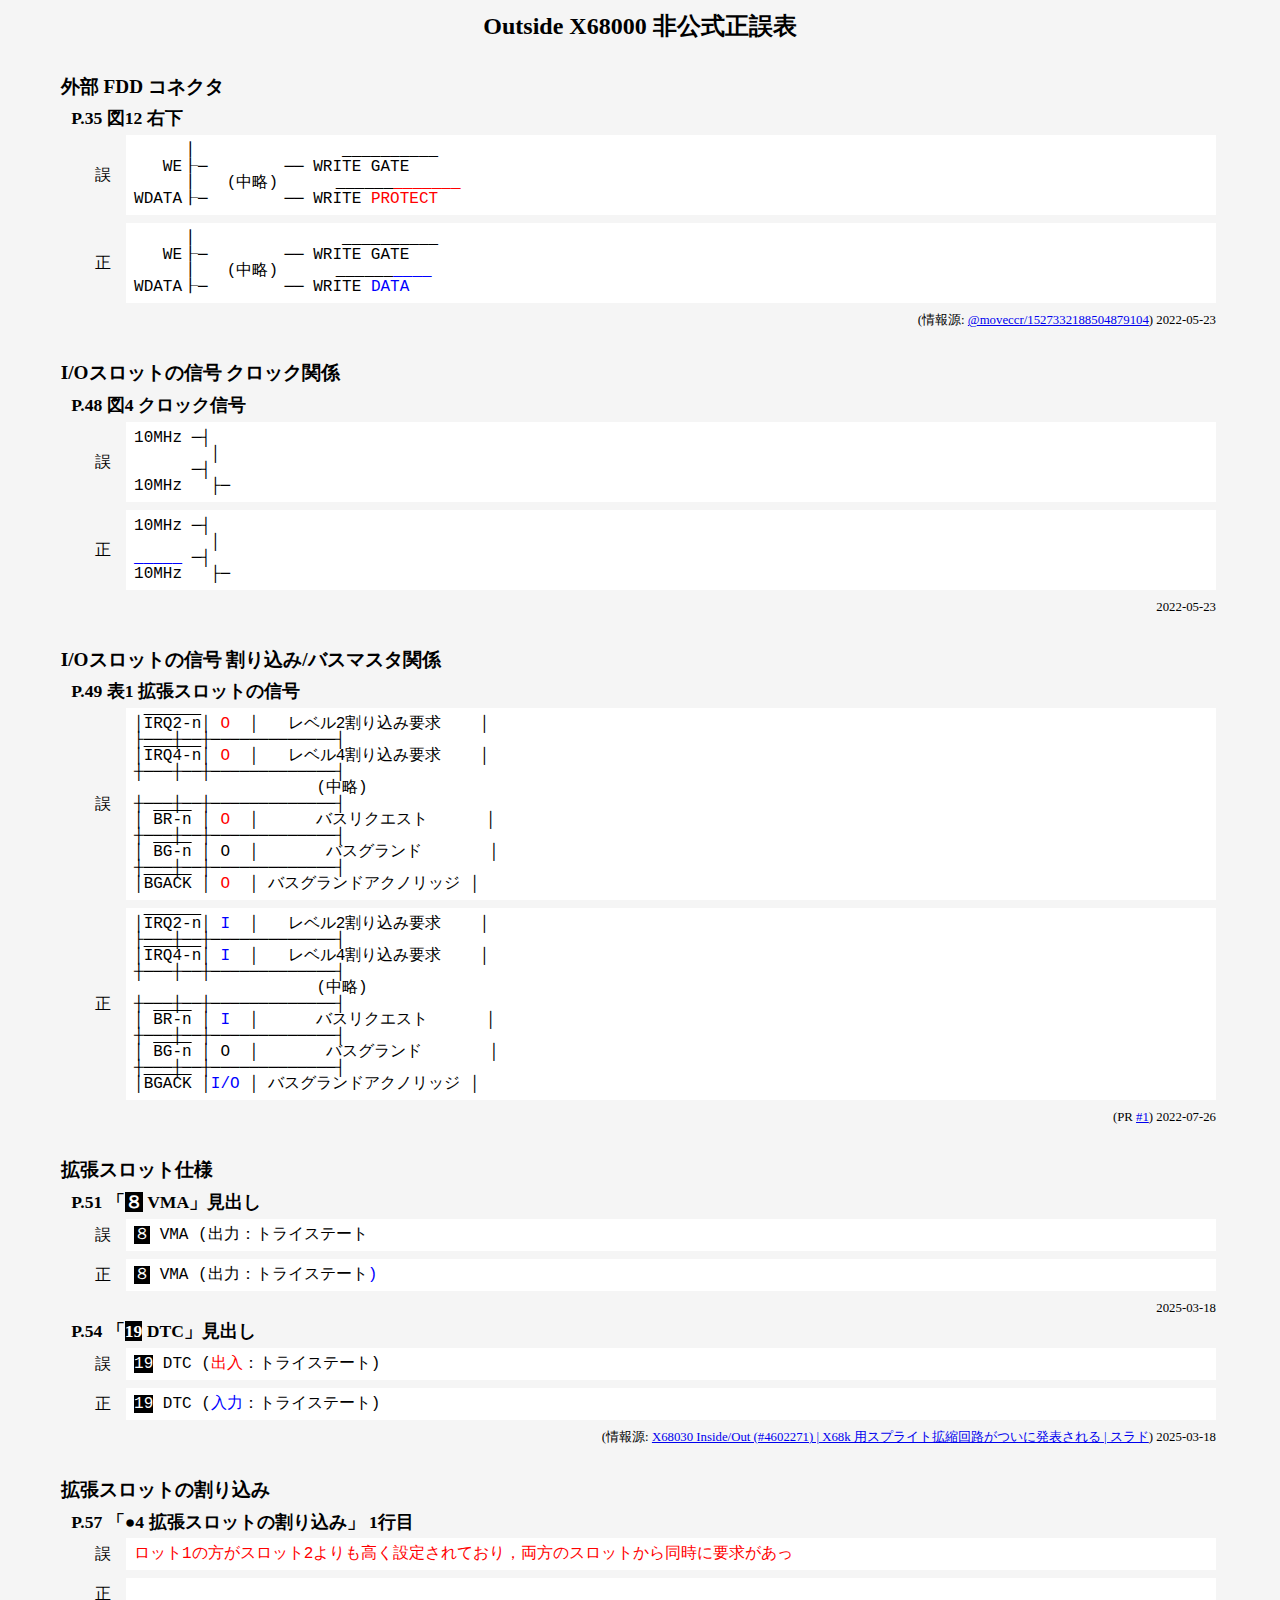
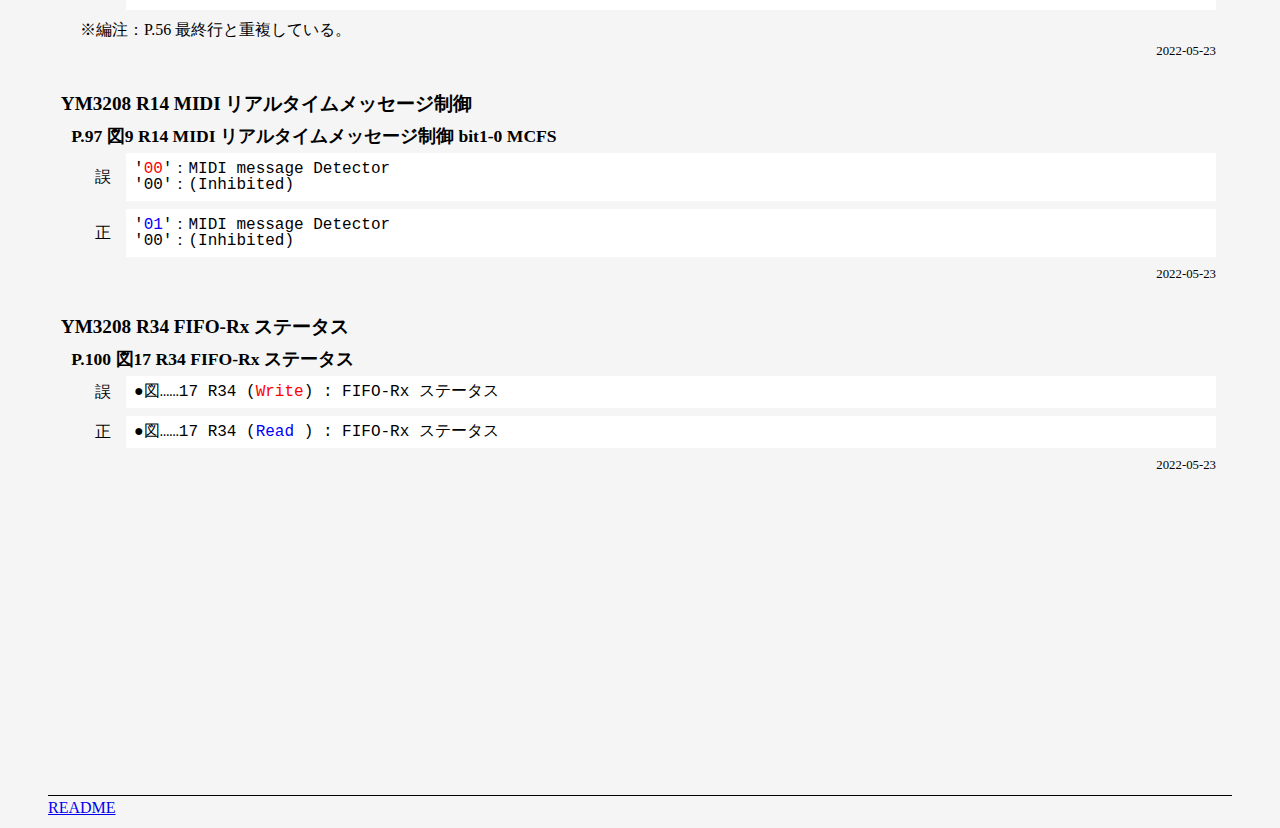
<file: docs/OutsideX68000.html>
<!DOCTYPE html>
<html lang="ja">

<head>
<meta charset="UTF-8">
<title>Outside X68000 非公式正誤表</title>
<link rel="stylesheet" href="style.css">
</head>

<body>
<header>
<h1>Outside X68000 非公式正誤表</h1>
</header>


<article>
<h2>外部 FDD コネクタ</h2>

<h3><a id="p35_z12" href="#p35_z12">P.35 図12 右下</a></h3>
<div class="box">
<div class="ng">
<p>誤</p>
<pre>
     ┃               __________
   WE┠─        ── WRITE GATE
     ┃   (中略)      ______<span>_______</span>
WDATA┠─        ── WRITE <span>PROTECT</span>
</pre>
</div>
<div class="ok">
<p>正</p>
<pre>
     ┃               __________
   WE┠─        ── WRITE GATE
     ┃   (中略)      ______<span>____   </span>
WDATA┠─        ── WRITE <span>DATA   </span>
</pre>
</div>
</div>
<p class="info">(情報源: <a href="https://x.com/moveccr/status/1527332188504879104">@moveccr/1527332188504879104</a>) 2022-05-23</p>
</article>


<article>
<h2>I/Oスロットの信号 クロック関係</h2>

<h3><a id="p48_z4" href="#p48_z4">P.48 図4 クロック信号</a></h3>
<div class="box">
<div class="ng">
<p>誤</p>
<pre>
10MHz ─┤
        │
<span>     </span> ─┤
10MHz   ├─
</pre>
</div>
<div class="ok">
<p>正</p>
<pre>
10MHz ─┤
        │
<span>_____</span> ─┤
10MHz   ├─
</pre>
</div>
</div>
<p class="info">2022-05-23</p>
</article>


<article>
<h2>I/Oスロットの信号 割り込み/バスマスタ関係</h2>

<h3><a id="p49_h1" href="#p48_h1">P.49 表1 拡張スロットの信号</a></h3>
<div class="box">
<div class="ng">
<p>誤</p>
<pre>
│<span class="neg">IRQ2-n</span>│ <span>O</span>  │   レベル2割り込み要求    │
├───┼──┼─────────────┤
│<span class="neg">IRQ4-n</span>│ <span>O</span>  │   レベル4割り込み要求    │
┼───┼──┼─────────────┤
                   (中略)
┼───┼──┼─────────────┤
│ <span class="neg">BR-n</span> │ <span>O</span>  │      バスリクエスト      │
┼───┼──┼─────────────┤
│ <span class="neg">BG-n</span> │ O  │       バスグランド       │
┼───┼──┼─────────────┤
│<span class="neg">BGACK</span> │<span> O </span> │ バスグランドアクノリッジ │
</pre>
</div>
<div class="ok">
<p>正</p>
<pre>
│<span class="neg">IRQ2-n</span>│ <span>I</span>  │   レベル2割り込み要求    │
├───┼──┼─────────────┤
│<span class="neg">IRQ4-n</span>│ <span>I</span>  │   レベル4割り込み要求    │
┼───┼──┼─────────────┤
                   (中略)
┼───┼──┼─────────────┤
│ <span class="neg">BR-n</span> │ <span>I</span>  │      バスリクエスト      │
┼───┼──┼─────────────┤
│ <span class="neg">BG-n</span> │ O  │       バスグランド       │
┼───┼──┼─────────────┤
│<span class="neg">BGACK</span> │<span>I/O</span> │ バスグランドアクノリッジ │
</pre>
</div>
</div>
<p class="info">(PR <a href="https://github.com/kg68k/InsideX68000-errata/pull/1">#1</a>) 2022-07-26</p>
</article>


<article>
<h2>拡張スロット仕様</h2>

<h3><a id="p51_8vma" href="#p51_8vma">P.51 「<span class="inverse">８</span> VMA」見出し</a></h3>
<div class="box">
<div class="ng">
<p>誤</p>
<pre>
<span class="inverse">８</span> VMA (出力：トライステート<span> </span>
</pre>
</div>
<div class="ok">
<p>正</p>
<pre>
<span class="inverse">８</span> VMA (出力：トライステート<span>)</span>
</pre>
</div>
</div>
<p class="info">2025-03-18</p>

<h3><a id="p54_19dtc" href="#p54_19dtc">P.54 「<span class="inverse">19</span> DTC」見出し</a></h3>
<div class="box">
<div class="ng">
<p>誤</p>
<pre>
<span class="inverse">19</span> DTC (<span>出入</span>：トライステート)
</pre>
</div>
<div class="ok">
<p>正</p>
<pre>
<span class="inverse">19</span> DTC (<span>入力</span>：トライステート)
</pre>
</div>
</div>
<p class="info">(情報源: <a href="https://srad.jp/comment/4602271">X68030 Inside/Out (#4602271) | X68k 用スプライト拡縮回路がついに発表される | スラド</a>) 2025-03-18</p>
</article>


<article>
<h2>拡張スロットの割り込み</h2>

<h3><a id="p57_l1" href="#p57_l1">P.57 「●4 拡張スロットの割り込み」 1行目</a></h3>
<div class="box">
<div class="ng">
<p>誤</p>
<pre>
<span>ロット1の方がスロット2よりも高く設定されており，両方のスロットから同時に要求があっ</span>
</pre>
</div>
<div class="ok">
<p>正</p>
<pre>
<span>                                                                                  </span>
</pre>
</div>
</div>
<p>※編注：P.56 最終行と重複している。</p>
<p class="info">2022-05-23</p>
</article>


<article>
<h2>YM3208 R14 MIDI リアルタイムメッセージ制御</h2>

<h3><a id="p97_z9" href="#p97_z9">P.97 図9 R14 MIDI リアルタイムメッセージ制御 bit1-0 MCFS</a></h3>
<div class="box">
<div class="ng">
<p>誤</p>
<pre>
'<span>00</span>'：MIDI message Detector
'00'：(Inhibited)
</pre>
</div>
<div class="ok">
<p>正</p>
<pre>
'<span>01</span>'：MIDI message Detector
'00'：(Inhibited)
</pre>
</div>
</div>
<p class="info">2022-05-23</p>
</article>


<article>
<h2>YM3208 R34 FIFO-Rx ステータス</h2>

<h3><a id="p100_z17" href="#p100_z17">P.100 図17 R34 FIFO-Rx ステータス</a></h3>
<div class="box">
<div class="ng">
<p>誤</p>
<pre>
●図……17 R34 (<span>Write</span>) : FIFO-Rx ステータス
</pre>
</div>
<div class="ok">
<p>正</p>
<pre>
●図……17 R34 (<span>Read </span>) : FIFO-Rx ステータス
</pre>
</div>
</div>
<p class="info">2022-05-23</p>
</article>


<!--
<article>
<h2></h2>

<h3><a id="p" href="#p"></a></h3>
<div class="box">
<div class="ng">
<p>誤</p>
<pre>
</pre>
</div>
<div class="ok">
<p>正</p>
<pre>
</pre>
</div>
</div>
<p class="info">2025-xx-xx</p>
</article>
-->


<footer>
<p><a href="./">README</a></p>
</footer>

</body>
</html>
</file>
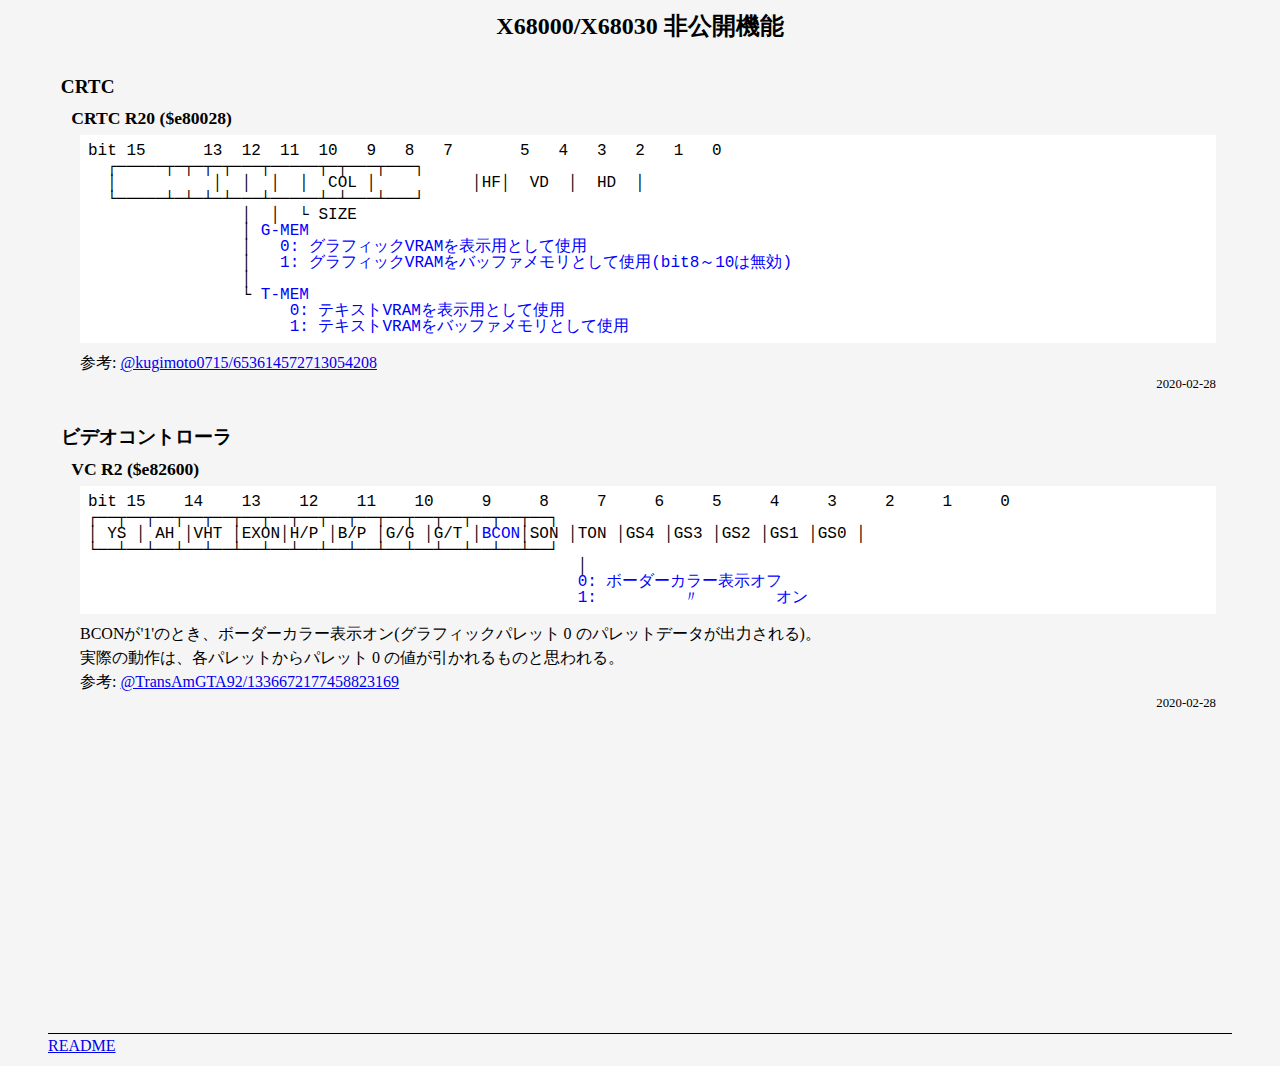
<file: docs/undisclosed.html>
<!DOCTYPE html>
<html lang="ja">

<head>
<meta charset="UTF-8">
<title>X68000/X68030 非公開機能</title>
<link rel="stylesheet" href="style.css">
</head>

<body>
<header>
<h1>X68000/X68030 非公開機能</h1>
</header>


<article>
<h2>CRTC</h2>

<h3><a id="crtc_r20" href="#crtc_r20">CRTC R20 ($e80028)</a></h3>
<div class="box">
<div class="ok">
<pre>
bit 15      13  12  11  10   9   8   7       5   4   3   2   1   0
  ┌─────┬─┬─┬─┬───┬─────┬─┬───┬───┐
  │          │  │  │  │  COL │          │HF│  VD  │  HD  │
  └─────┴─┴─┴─┴───┴─────┴─┴───┴───┘
                │  │  └ SIZE
                │ <span>G-MEM</span>
                │   <span>0: グラフィックVRAMを表示用として使用</span>
                │   <span>1: グラフィックVRAMをバッファメモリとして使用(bit8～10は無効)</span>
                │
                └ <span>T-MEM</span>
                     <span>0: テキストVRAMを表示用として使用</span>
                     <span>1: テキストVRAMをバッファメモリとして使用</span>
</pre>
</div>
</div>
<p>参考: <a href="https://x.com/kugimoto0715/status/653614572713054208">@kugimoto0715/653614572713054208</a></p>
<p class="info">2020-02-28</p>
</article>


<article>
<h2>ビデオコントローラ</h2>

<h3><a id="vc_r2" href="#vc_r2">VC R2 ($e82600)</a></h3>
<div class="box">
<div class="ok">
<pre>
bit 15    14    13    12    11    10     9     8     7     6     5     4     3     2     1     0
┌──┬──┬──┬──┬──┬──┬──┬──┬──┬──┬──┬──┬──┬──┬──┬──┐
│ YS │ AH │VHT │EXON│H/P │B/P │G/G │G/T │<span>BCON</span>│SON │TON │GS4 │GS3 │GS2 │GS1 │GS0 │
└──┴──┴──┴──┴──┴──┴──┴──┴──┴──┴──┴──┴──┴──┴──┴──┘
                                                   │
                                                   <span>0: ボーダーカラー表示オフ</span>
                                                   <span>1:         〃        オン</span>
</pre>
</div>
</div>
<p>BCONが'1'のとき、ボーダーカラー表示オン(グラフィックパレット 0 のパレットデータが出力される)。</p>
<p>実際の動作は、各パレットからパレット 0 の値が引かれるものと思われる。</p>
<p>参考: <a href="https://x.com/TransAmGTA92/status/1336672177458823169">@TransAmGTA92/1336672177458823169</a></p>
<p class="info">2020-02-28</p>
</article>


<footer>
<p><a href="./">README</a></p>
</footer>

</body>
</html>
</file>
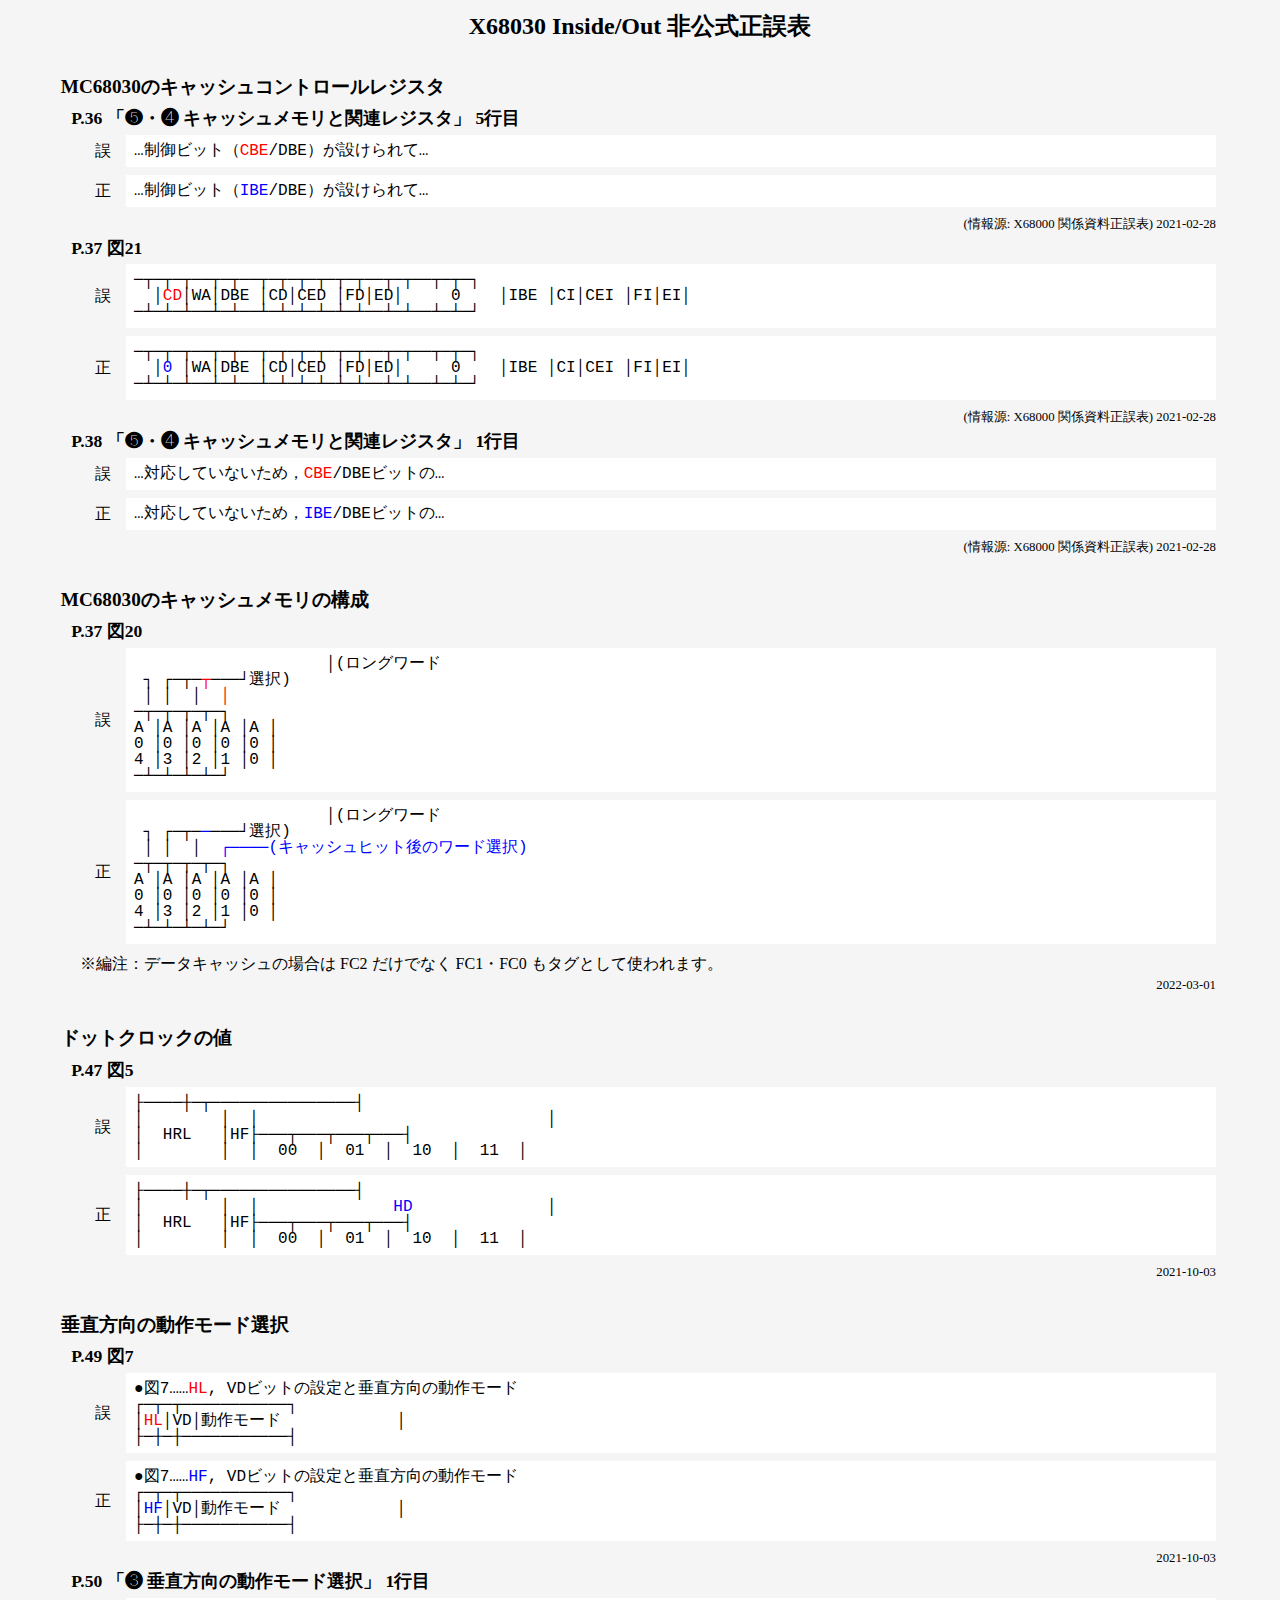
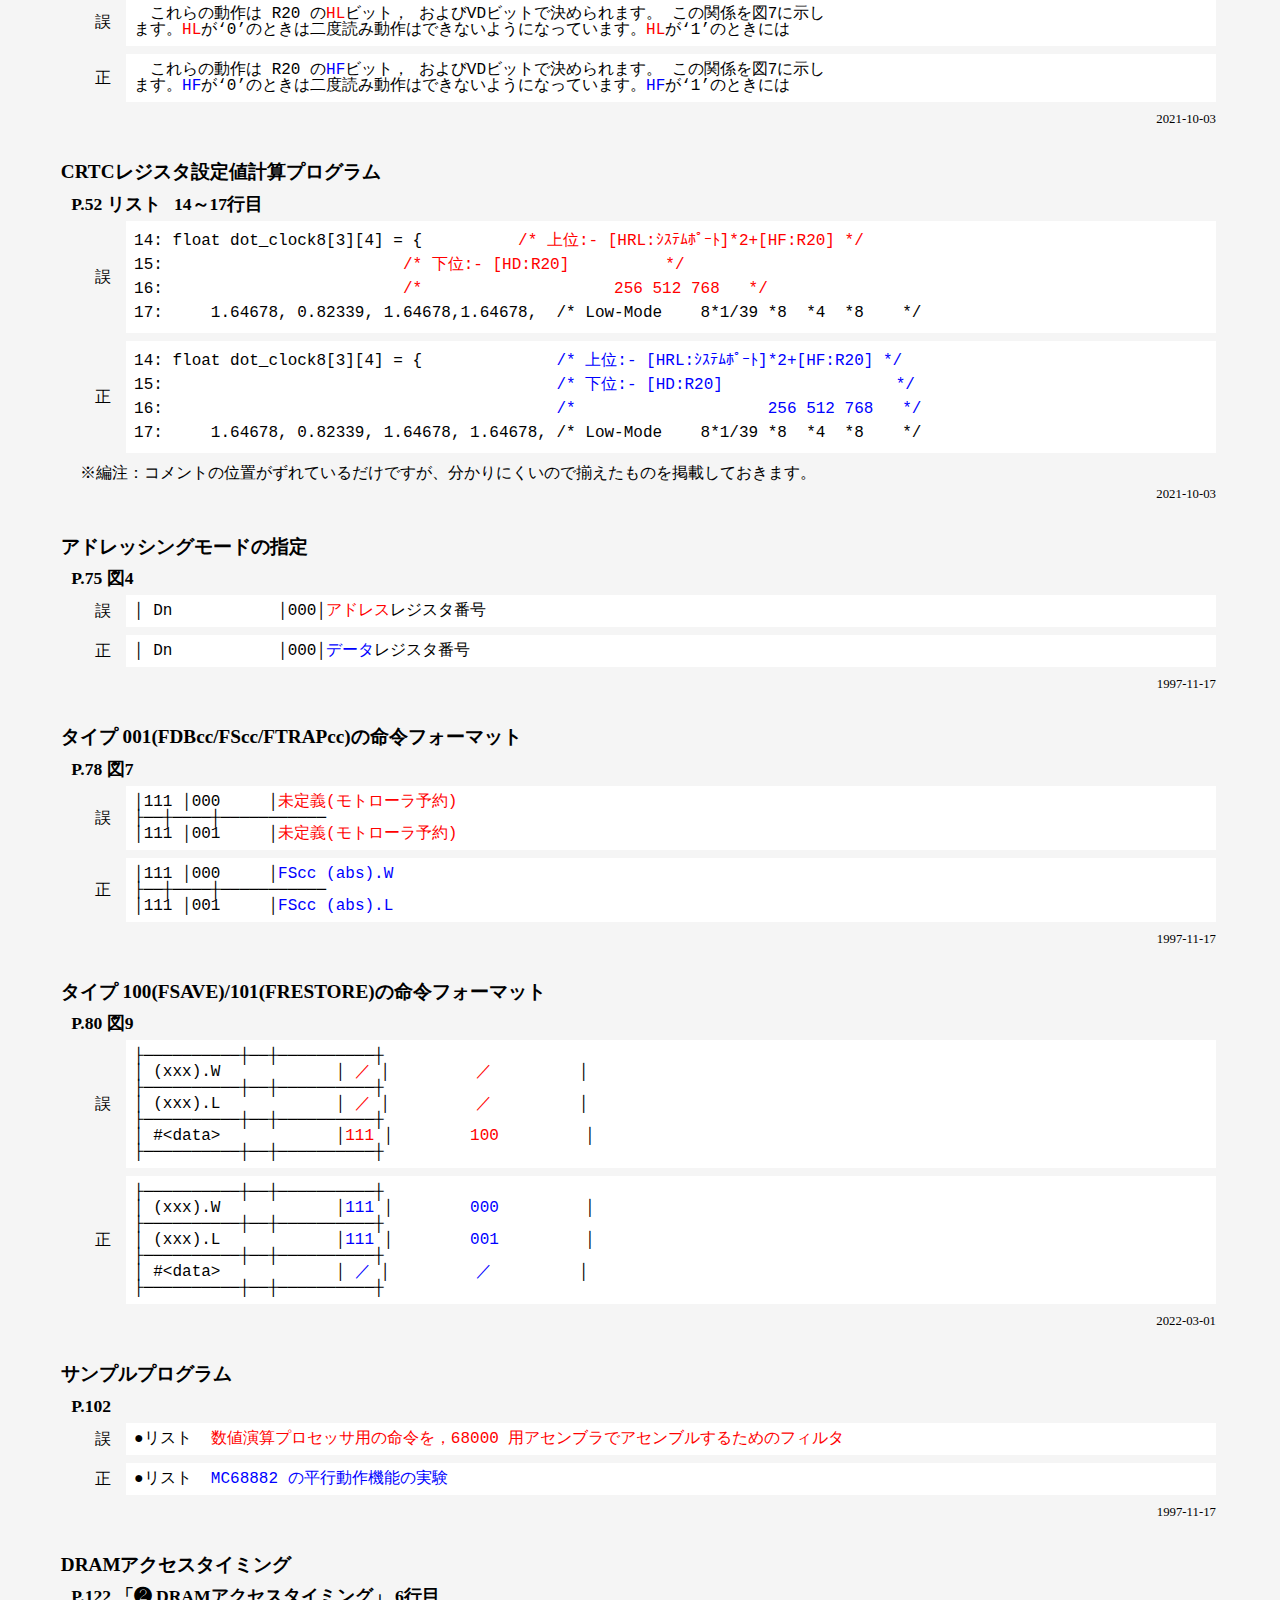
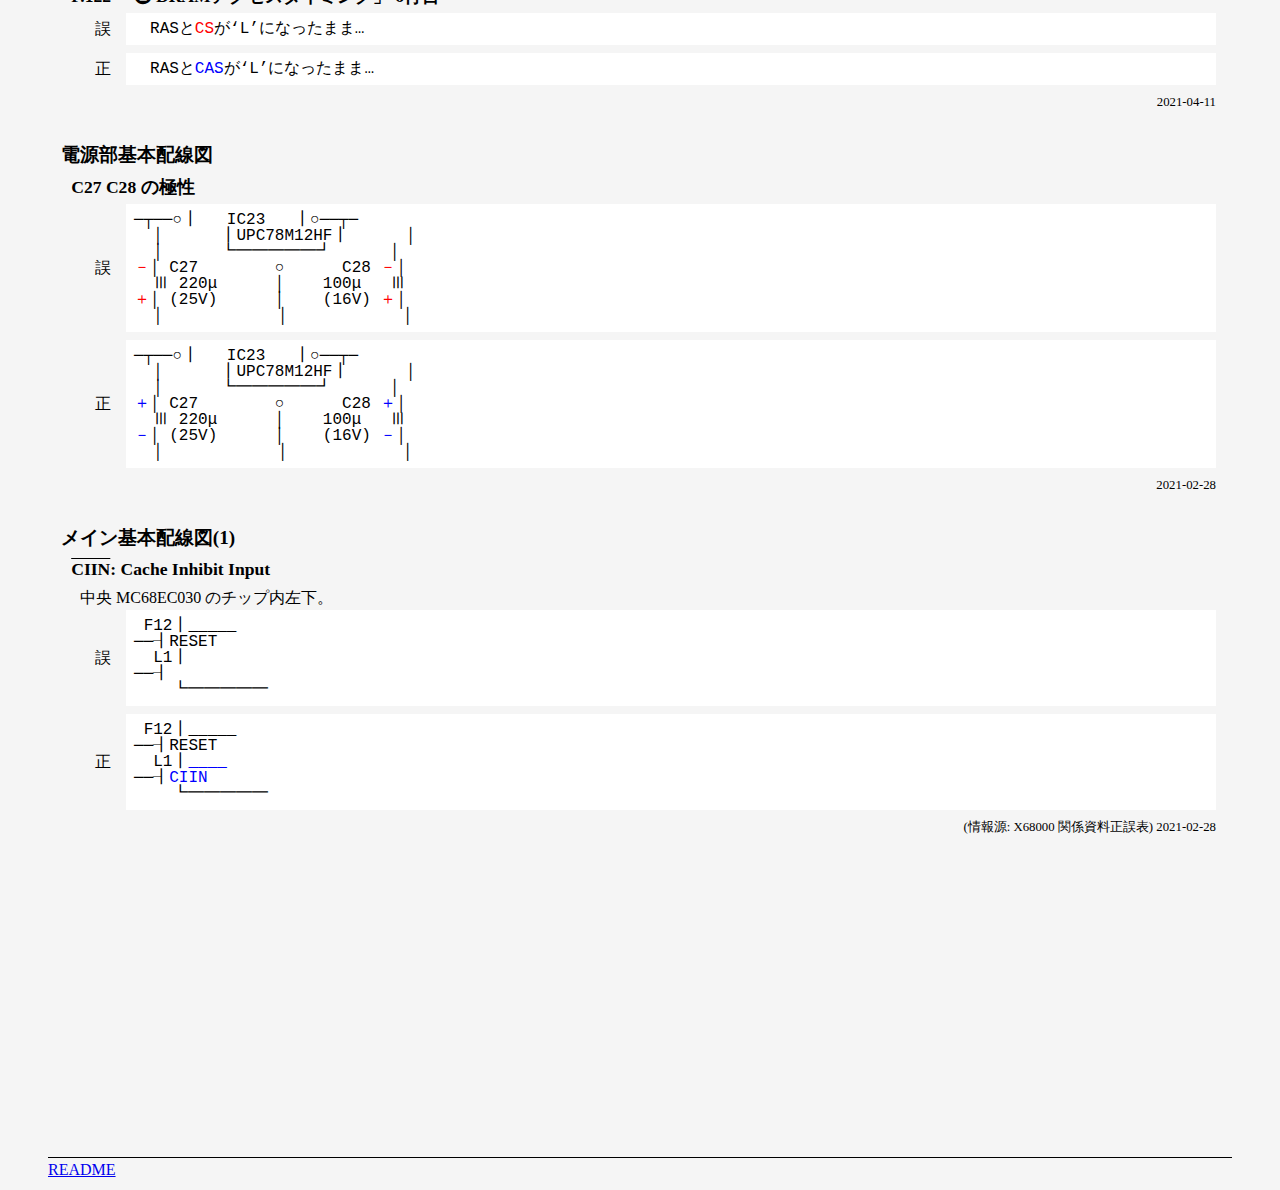
<file: docs/X68030InsideOut.html>
<!DOCTYPE html>
<html lang="ja">

<head>
<meta charset="UTF-8">
<title>X68030 Inside/Out 非公式正誤表</title>
<link rel="stylesheet" href="style.css">
</head>

<body>
<header>
<h1>X68030 Inside/Out 非公式正誤表</h1>
</header>


<article>
<h2>MC68030のキャッシュコントロールレジスタ</h2>

<h3><a id="p36_cacr_l5" href="#p36_cacr_l5">P.36 「❺・❹ キャッシュメモリと関連レジスタ」 5行目</a></h3>
<div class="box">
<div class="ng">
<p>誤</p>
<pre>
…制御ビット（<span>CBE</span>/DBE）が設けられて…
</pre>
</div>
<div class="ok">
<p>正</p>
<pre>
…制御ビット（<span>IBE</span>/DBE）が設けられて…
</pre>
</div>
</div>
<p class="info">(情報源: X68000 関係資料正誤表) 2021-02-28</p>

<h3><a id="p37_z21" href="#p37_z21">P.37 図21</a></h3>
<div class="box">
<div class="ng">
<p>誤</p>
<pre>
─┬─┬─┬──┬─┬──┬─┬─┬─┬─┬─┬──┬─┬──┬─┬─┐
  │<span>CD</span>│WA│DBE │CD│CED │FD│ED│     0    │IBE │CI│CEI │FI│EI│
─┴─┴─┴──┴─┴──┴─┴─┴─┴─┴─┴──┴─┴──┴─┴─┘
</pre>
</div>
<div class="ok">
<p>正</p>
<pre>
─┬─┬─┬──┬─┬──┬─┬─┬─┬─┬─┬──┬─┬──┬─┬─┐
  │<span>0 </span>│WA│DBE │CD│CED │FD│ED│     0    │IBE │CI│CEI │FI│EI│
─┴─┴─┴──┴─┴──┴─┴─┴─┴─┴─┴──┴─┴──┴─┴─┘
</pre>
</div>
</div>
<p class="info">(情報源: X68000 関係資料正誤表) 2021-02-28</p>

<h3><a id="p38_cacr_l1" href="#p38_cacr_l1">P.38 「❺・❹ キャッシュメモリと関連レジスタ」 1行目</a></h3>
<div class="box">
<div class="ng">
<p>誤</p>
<pre>
…対応していないため，<span>CBE</span>/DBEビットの…
</pre>
</div>
<div class="ok">
<p>正</p>
<pre>
…対応していないため，<span>IBE</span>/DBEビットの…
</pre>
</div>
</div>
<p class="info">(情報源: X68000 関係資料正誤表) 2021-02-28</p>
</article>


<article>
<h2>MC68030のキャッシュメモリの構成</h2>

<h3><a id="p37_z20" href="#p37_z20">P.37 図20</a></h3>
<div class="box">
<div class="ng">
<p>誤</p>
<pre>
                    │(ロングワード
 ┐ ┌─┬─<span>┬</span>───┘選択)
 │ │  │  <span>│                                        </span>
─┬─┬─┬─┬─┐
A │A │A │A │A │
0 │0 │0 │0 │0 │
4 │3 │2 │1 │0 │
─┴─┴─┴─┴─┘
</pre>
</div>
<div class="ok">
<p>正</p>
<pre>
                    │(ロングワード
 ┐ ┌─┬─<span>─</span>───┘選択)
 │ │  │  <span>┌────(キャッシュヒット後のワード選択)</span>
─┬─┬─┬─┬─┐
A │A │A │A │A │
0 │0 │0 │0 │0 │
4 │3 │2 │1 │0 │
─┴─┴─┴─┴─┘
</pre>
</div>
</div>
<p>※編注：データキャッシュの場合は FC2 だけでなく FC1・FC0 もタグとして使われます。</p>
<p class="info">2022-03-01</p>
</article>


<article>
<h2>ドットクロックの値</h2>

<h3><a id="p47_z5" href="#p47_z5">P.47 図5</a></h3>
<div class="box">
<div class="ng">
<p>誤</p>
<pre>
├────┼─┬───────────────┤
│        │  │              <span>  </span>              │
│  HRL   │HF├───┬───┬───┬───┤
│        │  │  00  │  01  │  10  │  11  │
</pre>
</div>
<div class="ok">
<p>正</p>
<pre>
├────┼─┬───────────────┤
│        │  │              <span>HD</span>              │
│  HRL   │HF├───┬───┬───┬───┤
│        │  │  00  │  01  │  10  │  11  │
</pre>
</div>
</div>
<p class="info">2021-10-03</p>
</article>


<article>
<h2>垂直方向の動作モード選択</h2>

<h3><a id="p49_z7" href="#p49_z7">P.49 図7</a></h3>
<div class="box">
<div class="ng">
<p>誤</p>
<pre>
●図7……<span>HL</span>, VDビットの設定と垂直方向の動作モード
┌─┬─┬───────────┐
│<span>HL</span>│VD│動作モード            │
├─┼─┼───────────┤
</pre>
</div>
<div class="ok">
<p>正</p>
<pre>
●図7……<span>HF</span>, VDビットの設定と垂直方向の動作モード
┌─┬─┬───────────┐
│<span>HF</span>│VD│動作モード            │
├─┼─┼───────────┤
</pre>
</div>
</div>
<p class="info">2021-10-03</p>

<h3><a id="p50_vd_l1" href="#p50_vd_l1">P.50 「❸ 垂直方向の動作モード選択」 1行目</a></h3>
<div class="box">
<div class="ng">
<p>誤</p>
<pre>
　これらの動作は R20 の<span>HL</span>ビット， およびVDビットで決められます。 この関係を図7に示し
ます。<span>HL</span>が‘0’のときは二度読み動作はできないようになっています。<span>HL</span>が‘1’のときには
</pre>
</div>
<div class="ok">
<p>正</p>
<pre>
　これらの動作は R20 の<span>HF</span>ビット， およびVDビットで決められます。 この関係を図7に示し
ます。<span>HF</span>が‘0’のときは二度読み動作はできないようになっています。<span>HF</span>が‘1’のときには
</pre>
</div>
</div>
<p class="info">2021-10-03</p>
</article>


<article>
<h2>CRTCレジスタ設定値計算プログラム</h2>

<h3><a id="p52_list" href="#p52_list">P.52 リスト &nbsp; 14～17行目</a></h3>
<div class="box">
<div class="ng">
<p>誤</p>
<pre class="text-only">
14: float dot_clock8[3][4] = {          <span>/* 上位:- [HRL:ｼｽﾃﾑﾎﾟｰﾄ]*2+[HF:R20] */    </span>
15:                         <span>/* 下位:- [HD:R20]          */                        </span>
16:                         <span>/*                    256 512 768   */                </span>
17:     1.64678, 0.82339, 1.64678,<span></span>1.64678,<span> </span> /* Low-Mode    8*1/39 *8  *4  *8    */
</pre>
</div>
<div class="ok">
<p>正</p>
<pre class="text-only">
14: float dot_clock8[3][4] = {          <span>    /* 上位:- [HRL:ｼｽﾃﾑﾎﾟｰﾄ]*2+[HF:R20] */</span>
15:                         <span>                /* 下位:- [HD:R20]                  */</span>
16:                         <span>                /*                    256 512 768   */</span>
17:     1.64678, 0.82339, 1.64678,<span> </span>1.64678, /* Low-Mode    8*1/39 *8  *4  *8    */
</pre>
</div>
</div>
<p>※編注：コメントの位置がずれているだけですが、分かりにくいので揃えたものを掲載しておきます。</p>
<p class="info">2021-10-03</p>
</article>


<article>
<h2>アドレッシングモードの指定</h2>

<h3><a id="p75_z4" href="#p75_z4">P.75 図4</a></h3>
<div class="box">
<div class="ng">
<p>誤</p>
<pre>
│ Dn           │000│<span>アドレス</span>レジスタ番号
</pre>
</div>
<div class="ok">
<p>正</p>
<pre>
│ Dn           │000│<span>データ</span>レジスタ番号
</pre>
</div>
</div>
<p class="info">1997-11-17</p>
</article>


<article>
<h2>タイプ 001(FDBcc/FScc/FTRAPcc)の命令フォーマット</h2>

<h3><a id="p78_z7" href="#p78_z7">P.78 図7</a></h3>
<div class="box">
<div class="ng">
<p>誤</p>
<pre>
│111 │000     │<span>未定義(モトローラ予約)</span>
├──┼────┼───────────
│111 │001     │<span>未定義(モトローラ予約)</span>
</pre>
</div>
<div class="ok">
<p>正</p>
<pre>
│111 │000     │<span>FScc (abs).W</span>
├──┼────┼───────────
│111 │001     │<span>FScc (abs).L</span>
</pre>
</div>
</div>
<p class="info">1997-11-17</p>
</article>


<article>
<h2>タイプ 100(FSAVE)/101(FRESTORE)の命令フォーマット</h2>

<h3><a id="p80_z9" href="#p80_z9">P.80 図9</a></h3>
<div class="box">
<div class="ng">
<p>誤</p>
<pre>
├──────────┼──┼──────────┼
│ (xxx).W            │<span> ／ </span>│<span>         ／         </span>│
├──────────┼──┼──────────┼
│ (xxx).L            │<span> ／ </span>│<span>         ／         </span>│
├──────────┼──┼──────────┼
│ #&lt;data&gt;            │<span>111 </span>│<span>        100         </span>│
├──────────┼──┼──────────┼
</pre>
</div>
<div class="ok">
<p>正</p>
<pre>
├──────────┼──┼──────────┼
│ (xxx).W            │<span>111 </span>│<span>        000         </span>│
├──────────┼──┼──────────┼
│ (xxx).L            │<span>111 </span>│<span>        001         </span>│
├──────────┼──┼──────────┼
│ #&lt;data&gt;            │<span> ／ </span>│<span>         ／         </span>│
├──────────┼──┼──────────┼
</pre>
</div>
</div>
<p class="info">2022-03-01</p>
</article>


<article>
<h2>サンプルプログラム</h2>

<h3><a id="p102_list" href="#p102_list">P.102</a></h3>
<div class="box">
<div class="ng">
<p>誤</p>
<pre>
●リスト  <span>数値演算プロセッサ用の命令を，68000 用アセンブラでアセンブルするためのフィルタ</span>
</pre>
</div>
<div class="ok">
<p>正</p>
<pre>
●リスト  <span>MC68882 の平行動作機能の実験</span>
</pre>
</div>
</div>
<p class="info">1997-11-17</p>
</article>


<article>
<h2>DRAMアクセスタイミング</h2>

<h3><a id="p122_l6" href="#p122_l6">P.122 「❷ DRAMアクセスタイミング」 6行目</a></h3>
<div class="box">
<div class="ng">
<p>誤</p>
<pre>
　RASと<span>CS</span>が‘L’になったまま…
</pre>
</div>
<div class="ok">
<p>正</p>
<pre>
　RASと<span>CAS</span>が‘L’になったまま…
</pre>
</div>
</div>
<p class="info">2021-04-11</p>
</article>


<article>
<h2>電源部基本配線図</h2>

<h3><a id="pu_c27c28" href="#pu_c27c28">C27 C28 の極性</a></h3>
<div class="box">
<div class="ng">
<p>誤</p>
<pre>
─┬──○┃   IC23   ┃○──┬─
  │      ┃UPC78M12HF┃      │
  │      ┗━━━━━┛      │
<span>－</span>│ C27        ○      C28 <span>－</span>│
  Ⅲ 220μ      │    100μ   Ⅲ
<span>＋</span>│ (25V)      │    (16V) <span>＋</span>│
  │            │            │
</pre>
</div>
<div class="ok">
<p>正</p>
<pre>
─┬──○┃   IC23   ┃○──┬─
  │      ┃UPC78M12HF┃      │
  │      ┗━━━━━┛      │
<span>＋</span>│ C27        ○      C28 <span>＋</span>│
  Ⅲ 220μ      │    100μ   Ⅲ
<span>－</span>│ (25V)      │    (16V) <span>－</span>│
  │            │            │
</pre>
</div>
</div>
<p class="info">2021-02-28</p>
</article>


<article>
<h2>メイン基本配線図(1)</h2>

<h3><a id="mb1_ciin" href="#mb1_ciin"><span class="neg">CIIN</span>: Cache Inhibit Input</a></h3>
<p>中央 MC68EC030 のチップ内左下。</p>
<div class="box">
<div class="ng">
<p>誤</p>
<pre>
 F12┃_____
──┨RESET
  L1┃<span>    </span>
──┨<span>    </span>
    ┗━━━━━
</pre>
</div>
<div class="ok">
<p>正</p>
<pre>
 F12┃_____
──┨RESET
  L1┃<span>____</span>
──┨<span>CIIN</span>
    ┗━━━━━
</pre>
</div>
</div>
<!-- pre 内では、text-decoration: overline; だと線が文字に重なる、コピペ時に欠落するので上の行にアンダーバーを置く。 -->
<p class="info">(情報源: X68000 関係資料正誤表) 2021-02-28</p>
</article>


<footer>
<p><a href="./">README</a></p>
</footer>

</body>
</html>
</file>
<file: docs/style.css>
*, *::before, *::after { box-sizing: border-box; }

html { font-size: 16px; }

h1, h2, h3, div, p, pre {
    margin: 0;
    padding: 0;
}


body {
    max-width: 1200px;
    min-height: 100vh;
    margin: 0 auto;
    padding: 8px;
    background-color: whitesmoke;
    line-height: 1.5;
}

h1 { font-size: 1.5em; text-align: center; }
h2 { font-size: 1.2em; margin: 1.5em 0em 0.2em -1.0em; }
h3 { font-size: 1.1em; margin: 0em 0em 0.2em -0.5em; }
h3 a {
    color: inherit;
    text-decoration: none;
}

article {
    margin-right: 1em;
    padding-left: 2em;
}

.box div {
    display: flex;
    align-items: center;
    margin-bottom: 8px;
}
.box div p {
    width: 3em;
    text-align: center;
}
.box div pre {
    width: 100%;
    padding: 8px;
    background-color: white;
    line-height: 1;
}
.box div pre.text-only { line-height: 1.5; }

/* negative logic */
.neg { text-decoration: overline; }

.inverse { color: white; background-color: black; }

.ng pre span:not([class]) { color: red; }
.ok pre span:not([class]) { color: blue; }
.box:hover div.ng pre span:not([class]) { background-color: lavenderblush; }
.box:hover div.ok pre span:not([class]) { background-color: aliceblue; }

.info {
    text-align: right;
    font-size: 0.8em;
}

ul {
    list-style: inside "・";
    padding-left: 0;
}

footer {
    margin-top: 20em;
    border-top: solid 1px black;
}
</file>
